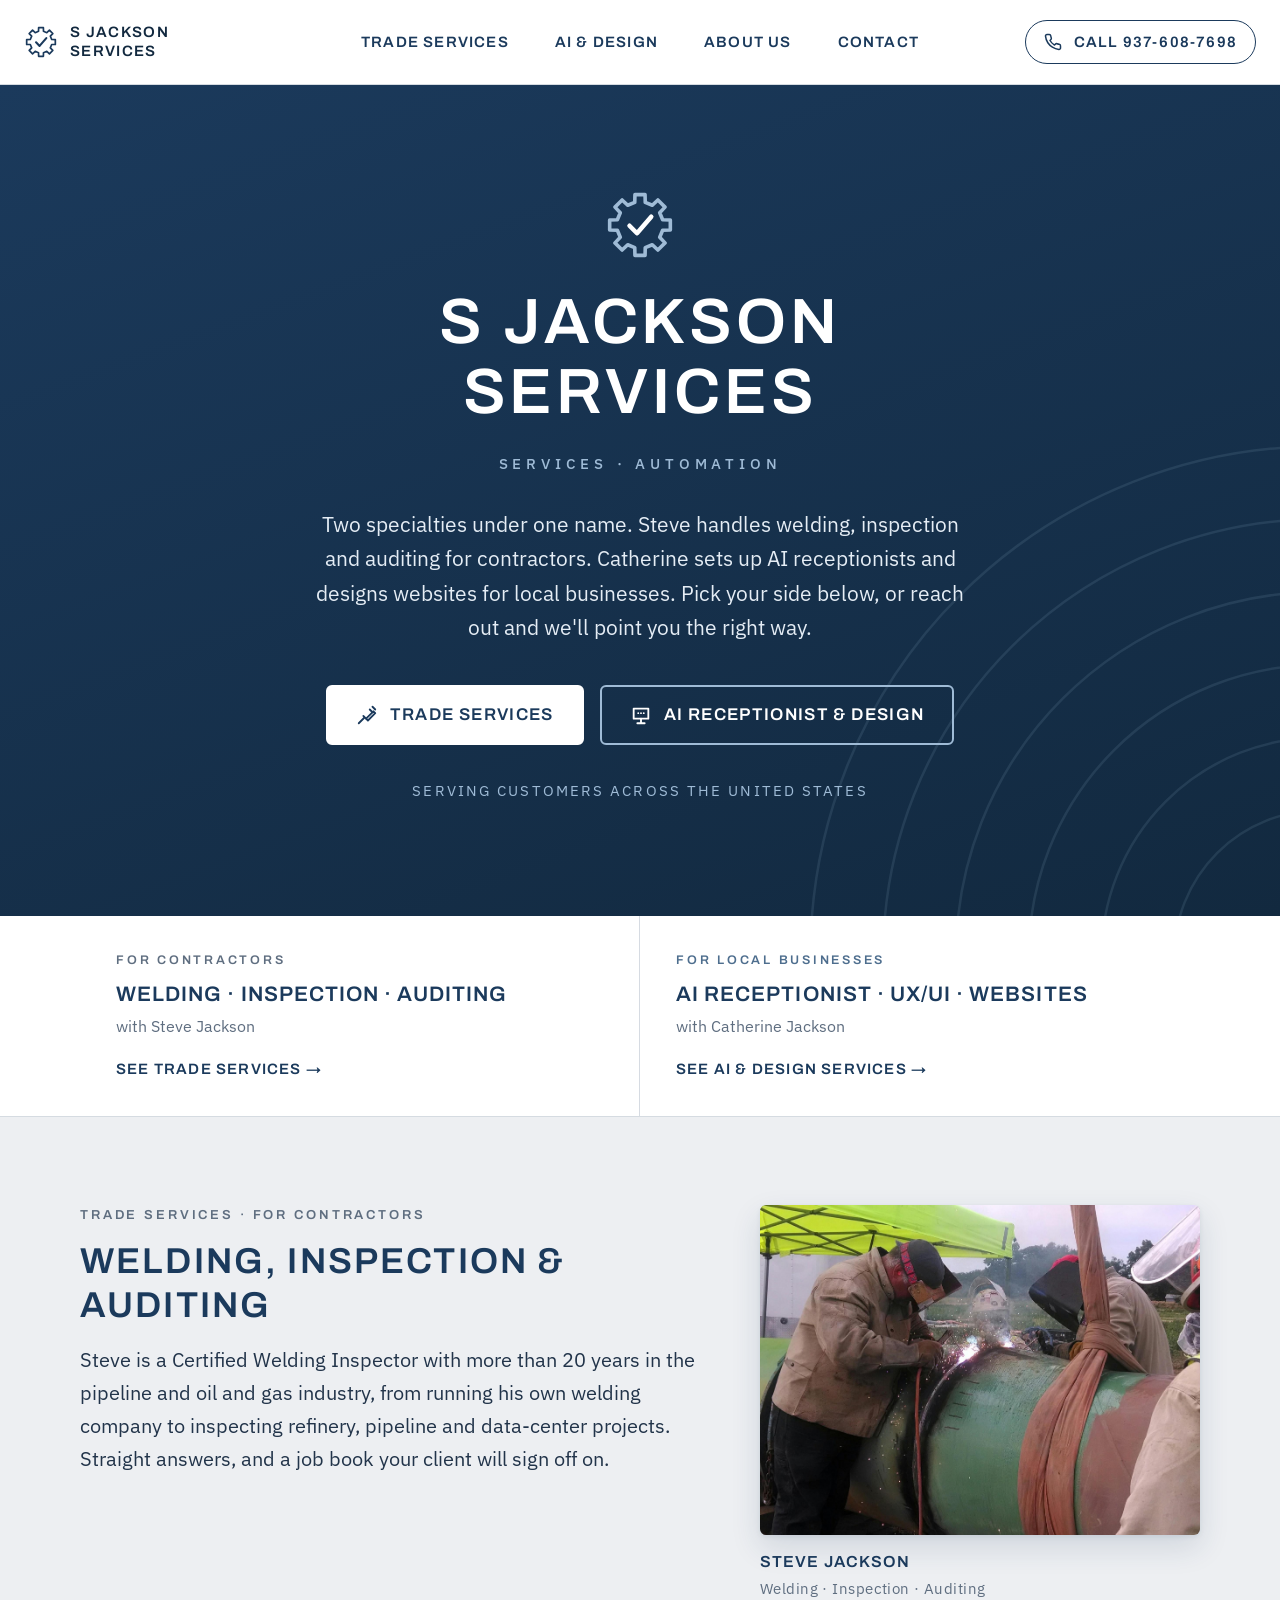
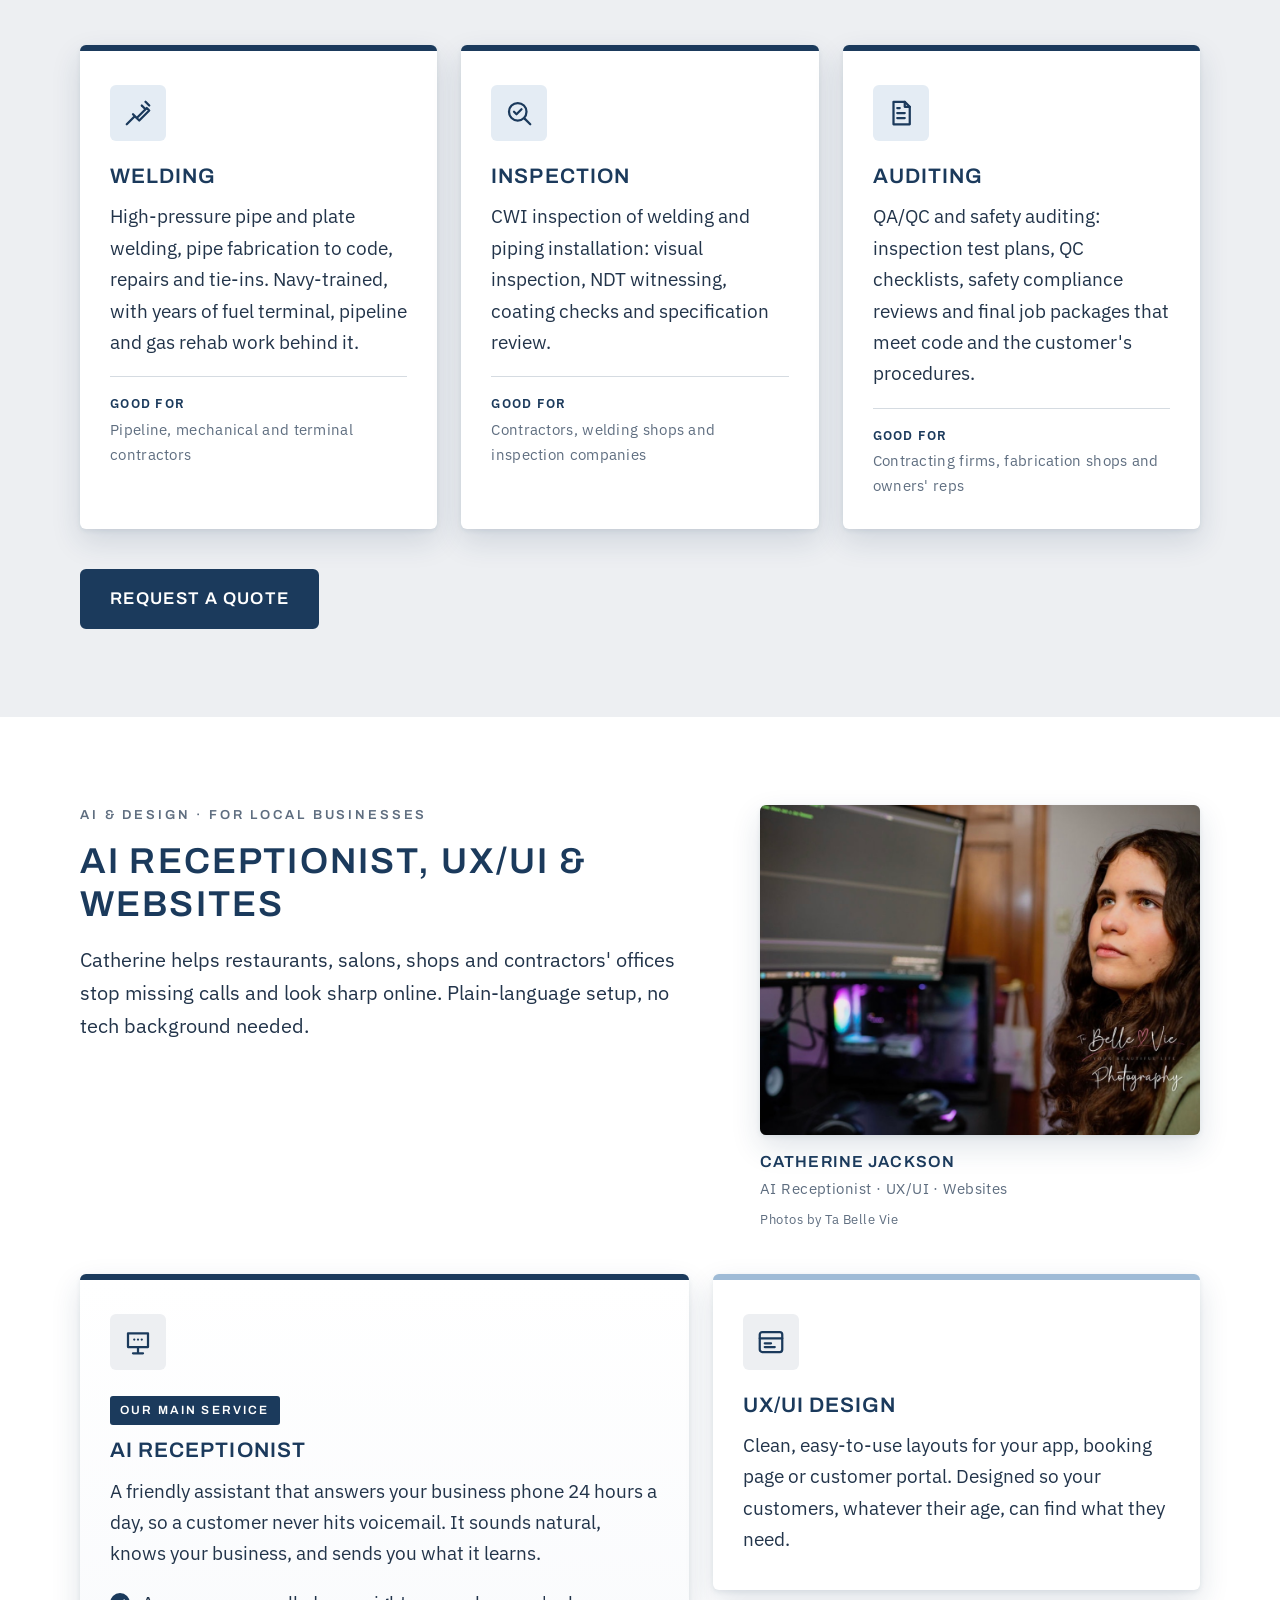
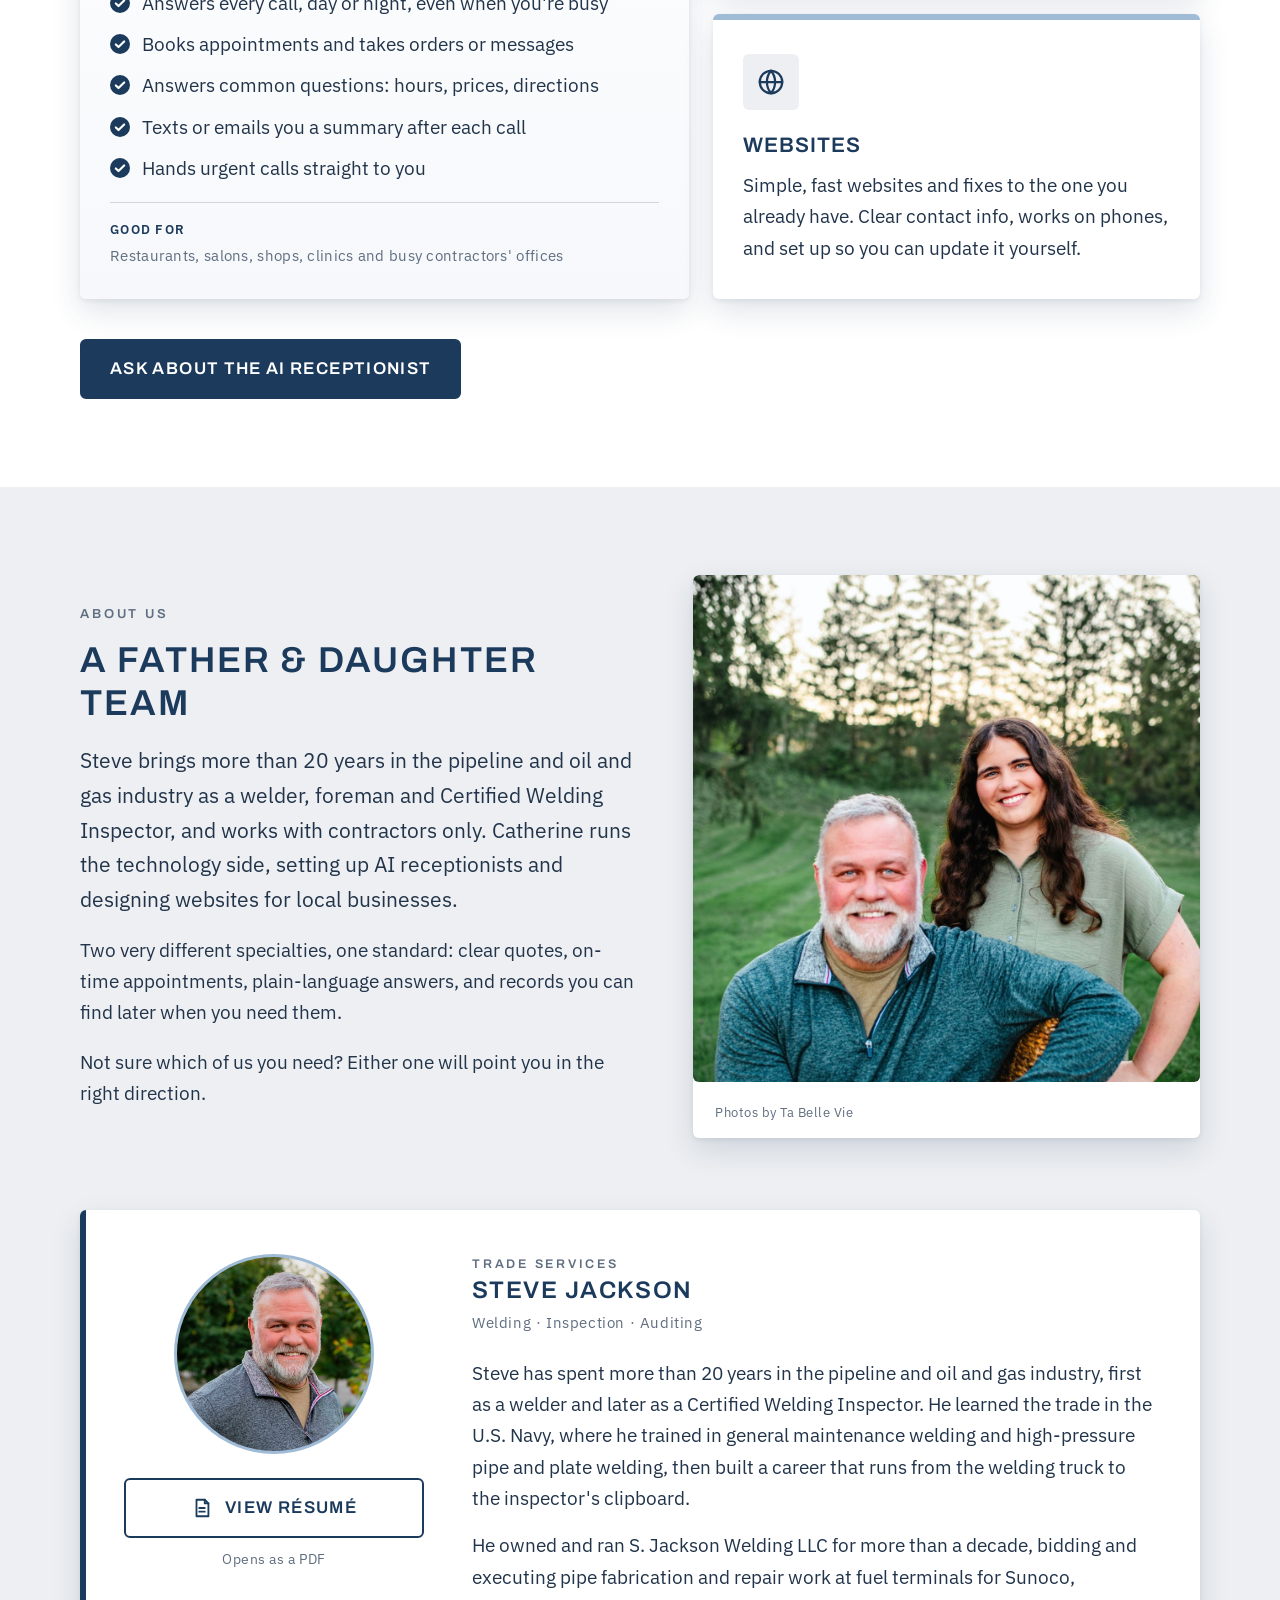
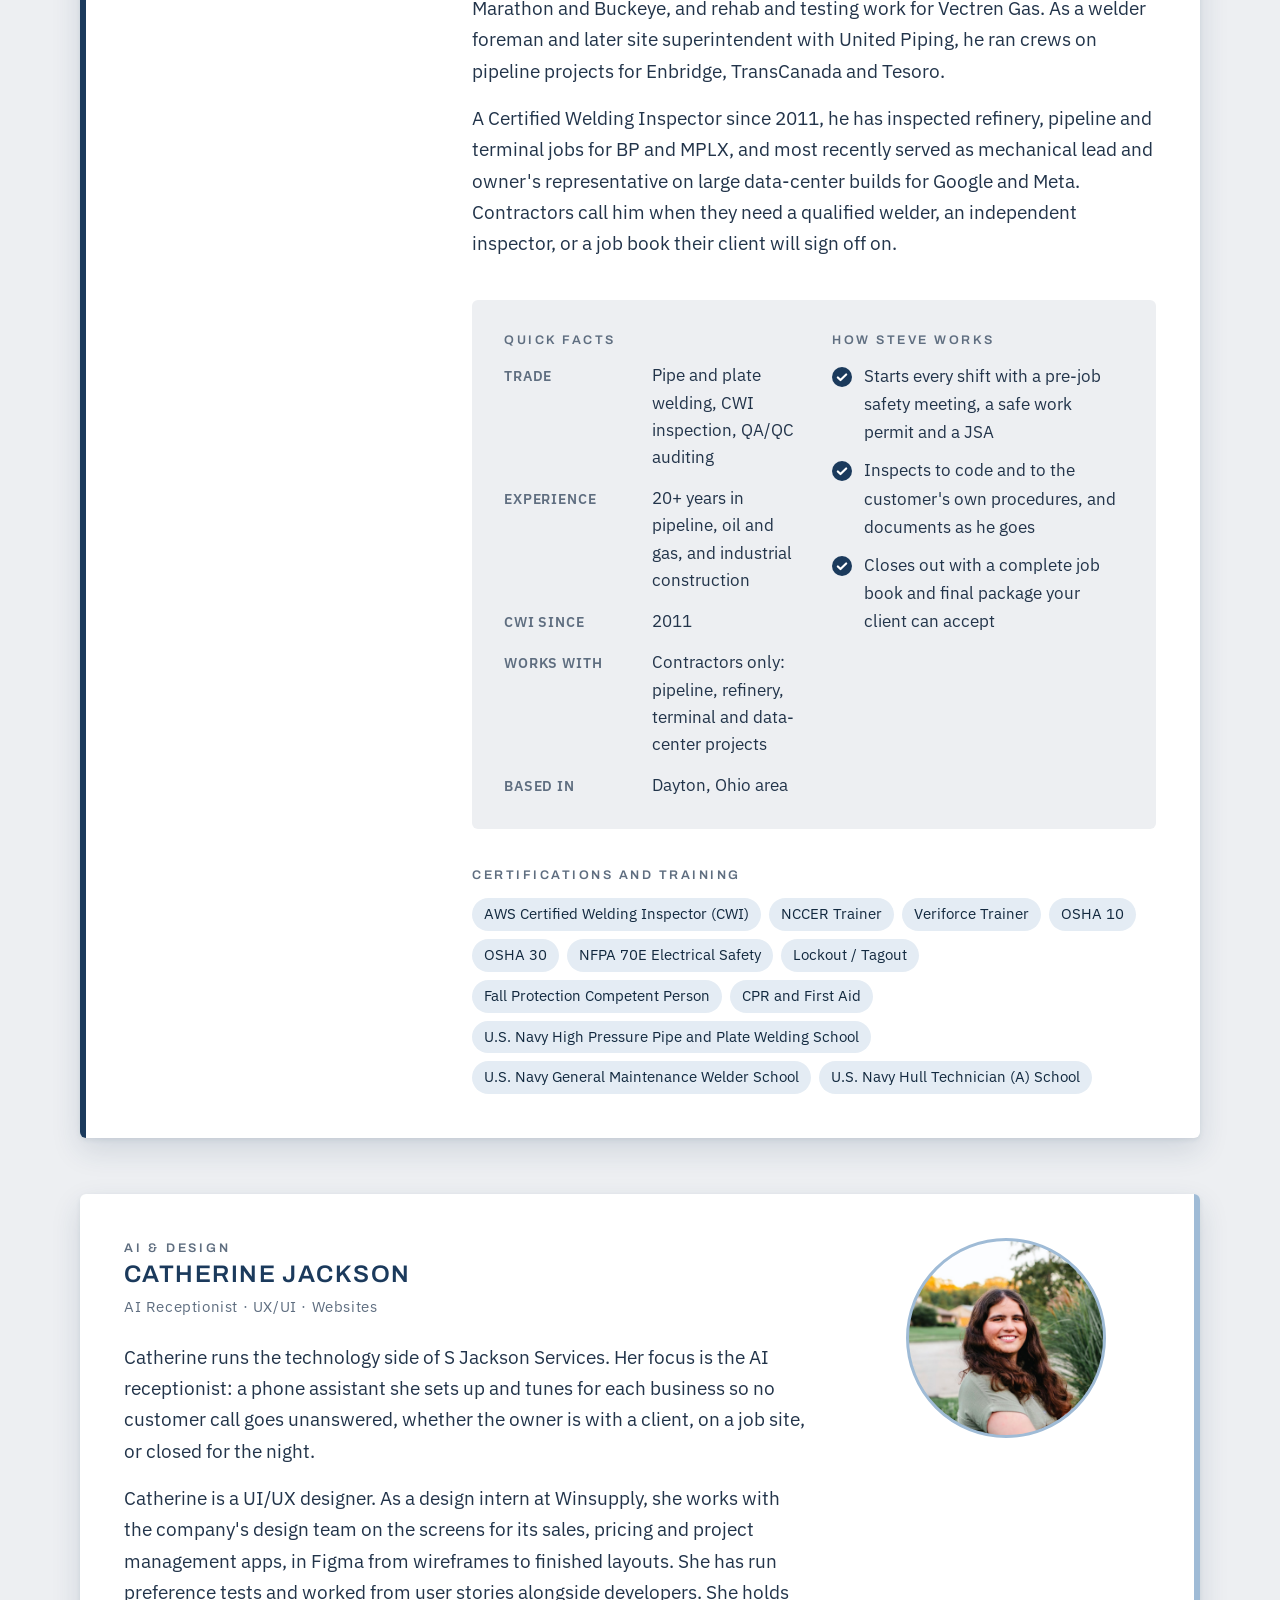
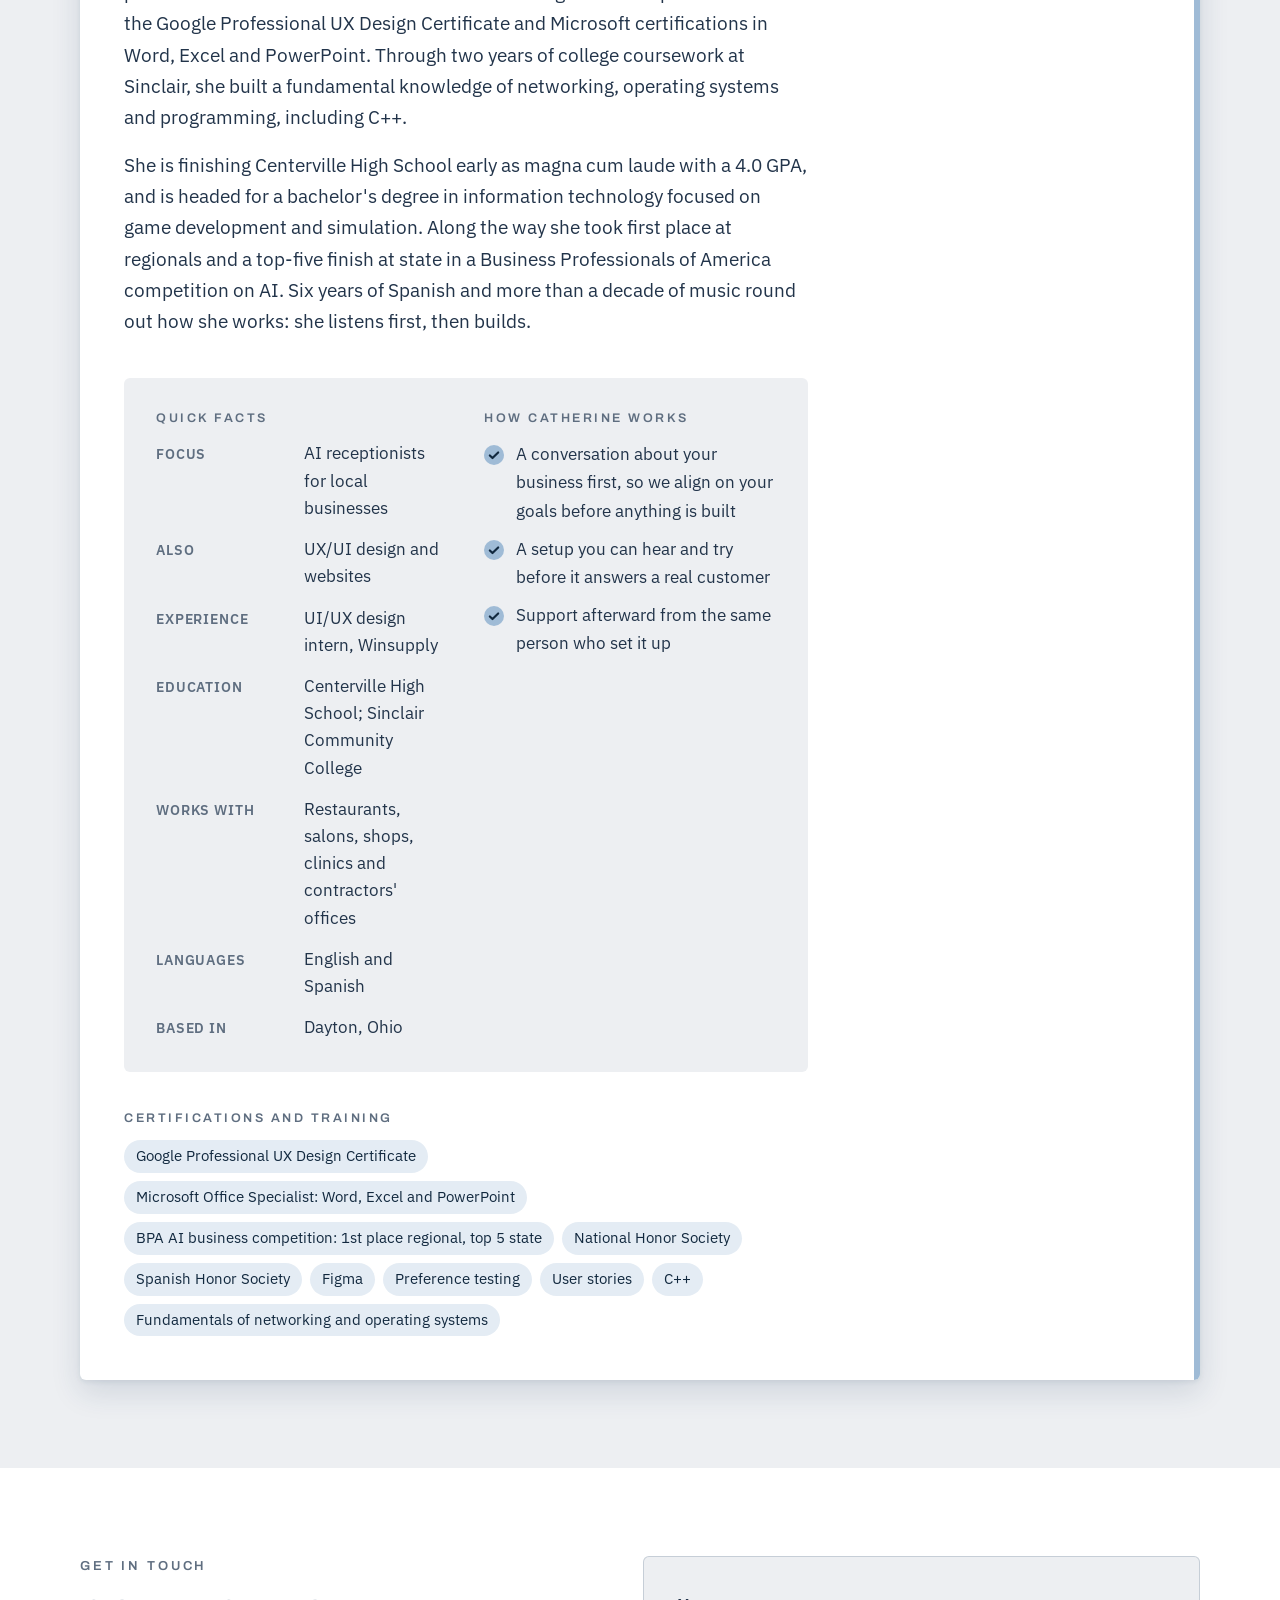
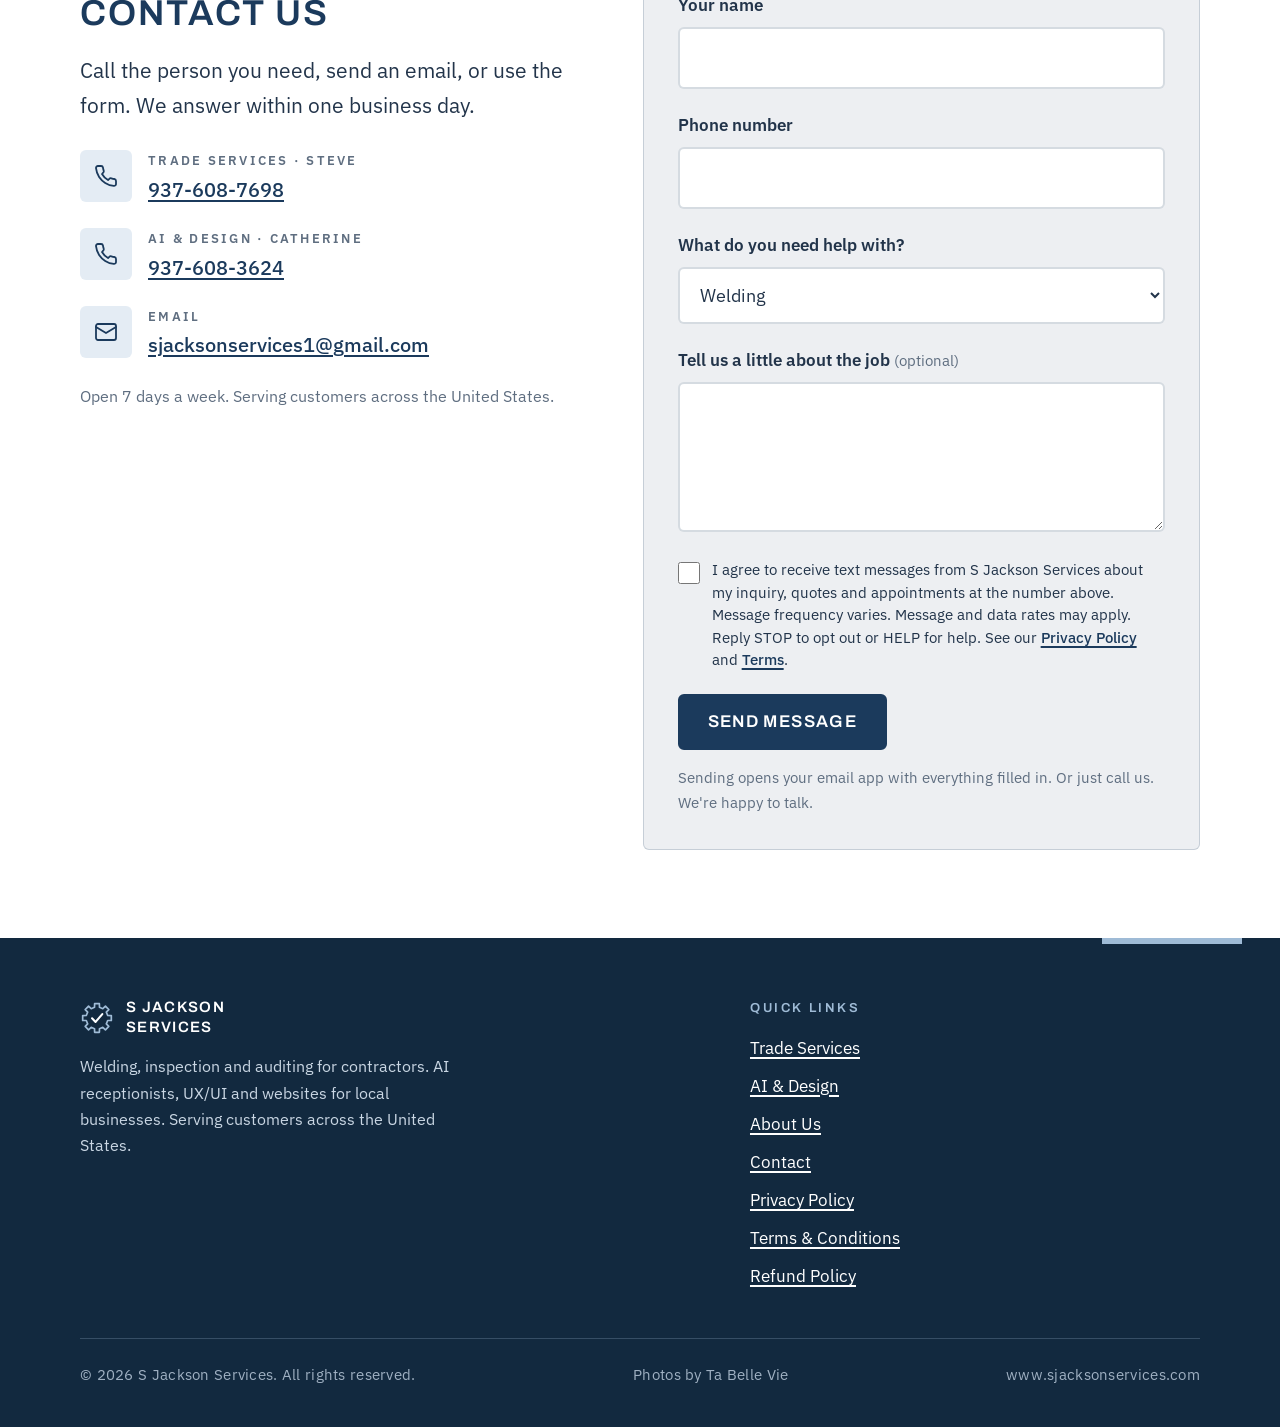
<file: index.html>
<!DOCTYPE html>
<html lang="en">
<head>
<meta charset="UTF-8">
<meta name="viewport" content="width=device-width, initial-scale=1.0">
<title>S Jackson Services — Welding &amp; Inspection for Contractors · AI Receptionists for Local Businesses</title>
<meta name="description" content="S Jackson Services: Steve Jackson, a Certified Welding Inspector with 20-plus years in pipeline and oil and gas work, provides welding, inspection and QA/QC auditing for contractors. Catherine Jackson sets up AI receptionists, UX/UI design and websites for local businesses.">
<meta name="theme-color" content="#1B3A5C">
<link rel="canonical" href="https://www.sjacksonservices.com/">
<link rel="icon" type="image/svg+xml" href="assets/favicon.svg">
<link rel="preconnect" href="https://fonts.googleapis.com">
<link rel="preconnect" href="https://fonts.gstatic.com" crossorigin>
<link href="https://fonts.googleapis.com/css2?family=Archivo:wght@500;600;700&family=IBM+Plex+Sans:wght@400;500;600&display=swap" rel="stylesheet">
<link rel="stylesheet" href="styles.css">
<script type="application/ld+json">
{
  "@context": "https://schema.org",
  "@type": "ProfessionalService",
  "name": "S Jackson Services",
  "url": "https://www.sjacksonservices.com/",
  "logo": "https://www.sjacksonservices.com/assets/favicon.svg",
  "email": "sjacksonservices1@gmail.com",
  "telephone": "+19376087698",
  "description": "Welding, CWI inspection and QA/QC auditing for contractors, and AI receptionists, UX/UI design and websites for local businesses.",
  "address": {
    "@type": "PostalAddress",
    "addressLocality": "Dayton",
    "addressRegion": "OH",
    "addressCountry": "US"
  },
  "areaServed": "United States",
  "openingHours": "Mo-Su",
  "founder": [
    { "@type": "Person", "name": "Steve Jackson", "jobTitle": "Certified Welding Inspector", "telephone": "+19376087698" },
    { "@type": "Person", "name": "Catherine Jackson", "jobTitle": "UI/UX Designer, AI Receptionist Setup", "telephone": "+19376083624" }
  ],
  "sameAs": []
}
</script>
</head>
<body>

<a class="skip-link" href="#main">Skip to main content</a>

<!-- ============================ HEADER ============================ -->
<header class="site-header">
  <div class="container header-inner">
    <a class="brand" href="#top" aria-label="S Jackson Services home">
      <svg class="" viewBox="0 0 48 48" fill="none" aria-hidden="true">
        <path d="M 20.5 8.9 L 20.63 3.78 L 27.37 3.78 L 27.5 8.9 L 32.2 10.85 L 35.92 7.32 L 40.68 12.08 L 37.15 15.8 L 39.1 20.5 L 44.22 20.63 L 44.22 27.37 L 39.1 27.5 L 37.15 32.2 L 40.68 35.92 L 35.92 40.68 L 32.2 37.15 L 27.5 39.1 L 27.37 44.22 L 20.63 44.22 L 20.5 39.1 L 15.8 37.15 L 12.08 40.68 L 7.32 35.92 L 10.85 32.2 L 8.9 27.5 L 3.78 27.37 L 3.78 20.63 L 8.9 20.5 L 10.85 15.8 L 7.32 12.08 L 12.08 7.32 L 15.8 10.85 Z" stroke="#1B3A5C" stroke-width="2.4" stroke-linejoin="round"/>
        <path d="M17 24.5 L22 29.5 L31.5 18.5" stroke="#1B3A5C" stroke-width="3" stroke-linecap="round" stroke-linejoin="round"/>
      </svg>
      <span class="brand-name">S Jackson<br>Services</span>
    </a>

    <nav class="nav" id="siteNav" aria-label="Main">
      <a href="#trade">Trade Services</a>
      <a href="#automation">AI &amp; Design</a>
      <a href="#about">About Us</a>
      <a href="#contact">Contact</a>
      <a class="btn btn-primary header-call nav-call" href="tel:9376087698" data-fill-tel="mainPhone">
        <svg viewBox="0 0 24 24" fill="none" stroke="currentColor" stroke-width="2" stroke-linecap="round" stroke-linejoin="round" aria-hidden="true"><path d="M22 16.9v3a2 2 0 0 1-2.2 2 19.8 19.8 0 0 1-8.6-3A19.5 19.5 0 0 1 5.1 13 19.8 19.8 0 0 1 2 4.2 2 2 0 0 1 4 2h3a2 2 0 0 1 2 1.7c.1 1 .4 2 .7 2.9a2 2 0 0 1-.5 2.1L8 10a16 16 0 0 0 6 6l1.3-1.2a2 2 0 0 1 2.1-.5c.9.3 1.9.6 2.9.7a2 2 0 0 1 1.7 2z"/></svg>
        <span>Call <span data-fill="mainPhone">937-608-7698</span></span>
      </a>
    </nav>

    <div class="header-right">
      <a class="btn btn-primary header-call desk-call" href="tel:9376087698" data-fill-tel="mainPhone">
        <svg viewBox="0 0 24 24" fill="none" stroke="currentColor" stroke-width="2" stroke-linecap="round" stroke-linejoin="round" aria-hidden="true"><path d="M22 16.9v3a2 2 0 0 1-2.2 2 19.8 19.8 0 0 1-8.6-3A19.5 19.5 0 0 1 5.1 13 19.8 19.8 0 0 1 2 4.2 2 2 0 0 1 4 2h3a2 2 0 0 1 2 1.7c.1 1 .4 2 .7 2.9a2 2 0 0 1-.5 2.1L8 10a16 16 0 0 0 6 6l1.3-1.2a2 2 0 0 1 2.1-.5c.9.3 1.9.6 2.9.7a2 2 0 0 1 1.7 2z"/></svg>
        <span>Call <span data-fill="mainPhone">937-608-7698</span></span>
      </a>
      <button class="nav-toggle" id="navToggle" aria-expanded="false" aria-controls="siteNav">
        <svg viewBox="0 0 24 24" fill="none" stroke="currentColor" stroke-width="2.2" stroke-linecap="round" aria-hidden="true"><path d="M4 7h16M4 12h16M4 17h16"/></svg>
        Menu
      </button>
    </div>
  </div>
</header>

<main id="main">

<!-- ============================ HERO ============================ -->
<section class="hero" id="top">
  <svg class="watermark" viewBox="0 0 250 250" fill="none" aria-hidden="true">
        <g stroke="rgba(159,187,214,0.14)" stroke-width="1.2">
          <circle cx="250" cy="250" r="70"/><circle cx="250" cy="250" r="105"/>
          <circle cx="250" cy="250" r="140"/><circle cx="250" cy="250" r="175"/>
          <circle cx="250" cy="250" r="210"/><circle cx="250" cy="250" r="245"/>
        </g>
      </svg>
  <div class="container hero-inner">
    <svg class="hero-logo" viewBox="0 0 48 48" fill="none" aria-hidden="true">
        <path d="M 20.5 8.9 L 20.63 3.78 L 27.37 3.78 L 27.5 8.9 L 32.2 10.85 L 35.92 7.32 L 40.68 12.08 L 37.15 15.8 L 39.1 20.5 L 44.22 20.63 L 44.22 27.37 L 39.1 27.5 L 37.15 32.2 L 40.68 35.92 L 35.92 40.68 L 32.2 37.15 L 27.5 39.1 L 27.37 44.22 L 20.63 44.22 L 20.5 39.1 L 15.8 37.15 L 12.08 40.68 L 7.32 35.92 L 10.85 32.2 L 8.9 27.5 L 3.78 27.37 L 3.78 20.63 L 8.9 20.5 L 10.85 15.8 L 7.32 12.08 L 12.08 7.32 L 15.8 10.85 Z" stroke="#9FBBD6" stroke-width="2.4" stroke-linejoin="round"/>
        <path d="M17 24.5 L22 29.5 L31.5 18.5" stroke="#FFFFFF" stroke-width="3" stroke-linecap="round" stroke-linejoin="round"/>
      </svg>
    <h1 class="wordmark">S Jackson<br>Services</h1>
    <div class="services-line" data-fill="tagline">Services · Automation</div>
    <p class="lead">
      Two specialties under one name. Steve handles welding, inspection and auditing for contractors.
      Catherine sets up AI receptionists and designs websites for local businesses.
      Pick your side below, or reach out and we'll point you the right way.
    </p>
    <div class="hero-actions">
      <a class="btn btn-light" href="#trade">
        <svg viewBox="0 0 24 24" fill="none" stroke="currentColor" stroke-width="2" stroke-linecap="round" stroke-linejoin="round" aria-hidden="true"><path d="M3 21l6-6"/><path d="M8 13l3 3"/><path d="M11 16l2 2 8-8-2-2-8 8z"/><path d="M15 6l3 3"/><path d="M18 3l3 3"/></svg>
        Trade Services
      </a>
      <a class="btn btn-ghost" href="#automation">
        <svg viewBox="0 0 24 24" fill="none" stroke="currentColor" stroke-width="2" stroke-linecap="round" stroke-linejoin="round" aria-hidden="true"><path d="M4 5h16v11H4z"/><path d="M8 21h8M12 16v5"/><path d="M9 10h.01M12 10h.01M15 10h.01"/></svg>
        AI Receptionist &amp; Design
      </a>
    </div>
    <div class="hero-area">Serving <span data-fill="serviceArea">customers across the United States</span></div>
  </div>
</section>

<!-- ============================ TWO PATHS ============================ -->
<div class="paths" aria-label="Choose a service area">
  <div class="container paths-inner">
    <a class="path path-trade" href="#trade">
      <div class="path-eyebrow">For Contractors</div>
      <div class="path-title">Welding · Inspection · Auditing</div>
      <div class="path-who">with Steve Jackson</div>
      <span class="path-go">See trade services →</span>
    </a>
    <a class="path path-auto" href="#automation">
      <div class="path-eyebrow">For Local Businesses</div>
      <div class="path-title">AI Receptionist · UX/UI · Websites</div>
      <div class="path-who">with Catherine Jackson</div>
      <span class="path-go">See AI &amp; design services →</span>
    </a>
  </div>
</div>

<!-- ============================ TRADE SERVICES (STEVE) ============================ -->
<section class="section side side-trade" id="trade">
  <div class="container">
    <div class="side-head">
      <div class="section-head">
        <div class="eyebrow">Trade Services · For Contractors</div>
        <h2>Welding, Inspection &amp; Auditing</h2>
        <p>Steve is a Certified Welding Inspector with more than 20 years in the pipeline and oil and gas industry, from running his own welding company to inspecting refinery, pipeline and data-center projects. Straight answers, and a job book your client will sign off on.</p>
      </div>
      <figure class="side-photo" data-work-photo="0">
        <div class="side-photo-frame missing"><div class="photo-placeholder"><svg class="ph-logo" viewBox="0 0 48 48" fill="none" aria-hidden="true"><path d="M 20.5 8.9 L 20.63 3.78 L 27.37 3.78 L 27.5 8.9 L 32.2 10.85 L 35.92 7.32 L 40.68 12.08 L 37.15 15.8 L 39.1 20.5 L 44.22 20.63 L 44.22 27.37 L 39.1 27.5 L 37.15 32.2 L 40.68 35.92 L 35.92 40.68 L 32.2 37.15 L 27.5 39.1 L 27.37 44.22 L 20.63 44.22 L 20.5 39.1 L 15.8 37.15 L 12.08 40.68 L 7.32 35.92 L 10.85 32.2 L 8.9 27.5 L 3.78 27.37 L 3.78 20.63 L 8.9 20.5 L 10.85 15.8 L 7.32 12.08 L 12.08 7.32 L 15.8 10.85 Z" stroke="#1B3A5C" stroke-width="2.4" stroke-linejoin="round"/><path d="M17 24.5 L22 29.5 L31.5 18.5" stroke="#1B3A5C" stroke-width="3" stroke-linecap="round" stroke-linejoin="round"/></svg><span>S Jackson Services</span></div></div>
        <figcaption><strong>Steve Jackson</strong><span>Welding · Inspection · Auditing</span></figcaption>
      </figure>
    </div>

    <div class="services-grid three">
      <article class="service">
        <div class="service-icon">
          <svg viewBox="0 0 24 24" aria-hidden="true"><path d="M3 21l6-6"/><path d="M8 13l3 3"/><path d="M11 16l2 2 8-8-2-2-8 8z"/><path d="M15 6l3 3"/><path d="M18 3l3 3"/></svg>
        </div>
        <h3>Welding</h3>
        <p>High-pressure pipe and plate welding, pipe fabrication to code, repairs and tie-ins. Navy-trained, with years of fuel terminal, pipeline and gas rehab work behind it.</p>
        <div class="for"><strong>Good for</strong>Pipeline, mechanical and terminal contractors</div>
      </article>

      <article class="service">
        <div class="service-icon">
          <svg viewBox="0 0 24 24" aria-hidden="true"><circle cx="11" cy="11" r="7"/><path d="M21 21l-4.5-4.5"/><path d="M8 11l2 2 4-4"/></svg>
        </div>
        <h3>Inspection</h3>
        <p>CWI inspection of welding and piping installation: visual inspection, NDT witnessing, coating checks and specification review.</p>
        <div class="for"><strong>Good for</strong>Contractors, welding shops and inspection companies</div>
      </article>

      <article class="service">
        <div class="service-icon">
          <svg viewBox="0 0 24 24" aria-hidden="true"><path d="M6 3h9l4 4v14H6z"/><path d="M15 3v4h4"/><path d="M9 12h6M9 16h6M9 8h2"/></svg>
        </div>
        <h3>Auditing</h3>
        <p>QA/QC and safety auditing: inspection test plans, QC checklists, safety compliance reviews and final job packages that meet code and the customer's procedures.</p>
        <div class="for"><strong>Good for</strong>Contracting firms, fabrication shops and owners' reps</div>
      </article>
    </div>

    <div class="side-cta">
      <a class="btn btn-primary" href="#contact">Request a Quote</a>
    </div>
  </div>
</section>

<!-- ============================ AI & DESIGN (CATHERINE) ============================ -->
<section class="section side side-auto" id="automation">
  <div class="container">
    <div class="side-head">
      <div class="section-head">
        <div class="eyebrow">AI &amp; Design · For Local Businesses</div>
        <h2>AI Receptionist, UX/UI &amp; Websites</h2>
        <p>Catherine helps restaurants, salons, shops and contractors' offices stop missing calls and look sharp online. Plain-language setup, no tech background needed.</p>
      </div>
      <figure class="side-photo" data-work-photo="1">
        <div class="side-photo-frame missing"><div class="photo-placeholder"><svg class="ph-logo" viewBox="0 0 48 48" fill="none" aria-hidden="true"><path d="M 20.5 8.9 L 20.63 3.78 L 27.37 3.78 L 27.5 8.9 L 32.2 10.85 L 35.92 7.32 L 40.68 12.08 L 37.15 15.8 L 39.1 20.5 L 44.22 20.63 L 44.22 27.37 L 39.1 27.5 L 37.15 32.2 L 40.68 35.92 L 35.92 40.68 L 32.2 37.15 L 27.5 39.1 L 27.37 44.22 L 20.63 44.22 L 20.5 39.1 L 15.8 37.15 L 12.08 40.68 L 7.32 35.92 L 10.85 32.2 L 8.9 27.5 L 3.78 27.37 L 3.78 20.63 L 8.9 20.5 L 10.85 15.8 L 7.32 12.08 L 12.08 7.32 L 15.8 10.85 Z" stroke="#1B3A5C" stroke-width="2.4" stroke-linejoin="round"/><path d="M17 24.5 L22 29.5 L31.5 18.5" stroke="#1B3A5C" stroke-width="3" stroke-linecap="round" stroke-linejoin="round"/></svg><span>S Jackson Services</span></div></div>
        <figcaption><strong>Catherine Jackson</strong><span>AI Receptionist · UX/UI · Websites</span></figcaption>
      </figure>
    </div>

    <div class="auto-grid">
      <article class="service featured">
        <div class="service-icon">
          <svg viewBox="0 0 24 24" aria-hidden="true"><path d="M4 5h16v11H4z"/><path d="M8 21h8M12 16v5"/><path d="M9 10h.01M12 10h.01M15 10h.01"/></svg>
        </div>
        <div class="featured-tag">Our main service</div>
        <h3>AI Receptionist</h3>
        <p>A friendly assistant that answers your business phone 24 hours a day, so a customer never hits voicemail. It sounds natural, knows your business, and sends you what it learns.</p>
        <ul class="checks">
          <li>Answers every call, day or night, even when you're busy</li>
          <li>Books appointments and takes orders or messages</li>
          <li>Answers common questions: hours, prices, directions</li>
          <li>Texts or emails you a summary after each call</li>
          <li>Hands urgent calls straight to you</li>
        </ul>
        <div class="for"><strong>Good for</strong>Restaurants, salons, shops, clinics and busy contractors' offices</div>
      </article>

      <div class="auto-side">
        <article class="service">
          <div class="service-icon">
            <svg viewBox="0 0 24 24" aria-hidden="true"><rect x="3" y="4" width="18" height="16" rx="2"/><path d="M3 9h18"/><path d="M7 13h5M7 16h8"/></svg>
          </div>
          <h3>UX/UI Design</h3>
          <p>Clean, easy-to-use layouts for your app, booking page or customer portal. Designed so your customers, whatever their age, can find what they need.</p>
        </article>
        <article class="service">
          <div class="service-icon">
            <svg viewBox="0 0 24 24" aria-hidden="true"><circle cx="12" cy="12" r="9"/><path d="M3 12h18"/><path d="M12 3a14 14 0 0 1 0 18M12 3a14 14 0 0 0 0 18"/></svg>
          </div>
          <h3>Websites</h3>
          <p>Simple, fast websites and fixes to the one you already have. Clear contact info, works on phones, and set up so you can update it yourself.</p>
        </article>
      </div>
    </div>

    <div class="side-cta">
      <a class="btn btn-primary" href="#contact">Ask About the AI Receptionist</a>
    </div>
  </div>
</section>

<!-- ============================ ABOUT ============================ -->
<section class="section" id="about">
  <div class="container about-grid">
    <div class="about-copy">
      <div class="eyebrow">About Us</div>
      <h2>A Father &amp; Daughter Team</h2>
      <p class="lead" style="margin-top:18px;">Steve brings more than 20 years in the pipeline and oil and gas industry as a welder, foreman and Certified Welding Inspector, and works with contractors only. Catherine runs the technology side, setting up AI receptionists and designing websites for local businesses.</p>
      <p>Two very different specialties, one standard: clear quotes, on-time appointments, plain-language answers, and records you can find later when you need them.</p>
      <p>Not sure which of us you need? Either one will point you in the right direction.</p>
    </div>

    <!-- Photo of the two of you -->
    <div class="card-back">
      <figure class="team-photo" id="teamPhoto">
        <div class="team-photo-frame missing"><div class="photo-placeholder"><svg class="ph-logo" viewBox="0 0 48 48" fill="none" aria-hidden="true"><path d="M 20.5 8.9 L 20.63 3.78 L 27.37 3.78 L 27.5 8.9 L 32.2 10.85 L 35.92 7.32 L 40.68 12.08 L 37.15 15.8 L 39.1 20.5 L 44.22 20.63 L 44.22 27.37 L 39.1 27.5 L 37.15 32.2 L 40.68 35.92 L 35.92 40.68 L 32.2 37.15 L 27.5 39.1 L 27.37 44.22 L 20.63 44.22 L 20.5 39.1 L 15.8 37.15 L 12.08 40.68 L 7.32 35.92 L 10.85 32.2 L 8.9 27.5 L 3.78 27.37 L 3.78 20.63 L 8.9 20.5 L 10.85 15.8 L 7.32 12.08 L 12.08 7.32 L 15.8 10.85 Z" stroke="#1B3A5C" stroke-width="2.4" stroke-linejoin="round"/><path d="M17 24.5 L22 29.5 L31.5 18.5" stroke="#1B3A5C" stroke-width="3" stroke-linecap="round" stroke-linejoin="round"/></svg><span>S Jackson Services</span></div></div>
      </figure>
    </div>
  </div>

  <!-- Personal profiles, filled from site-config.js -->
  <div class="container profiles" id="profiles">
    <noscript><p class="lead">Profiles for Steve and Catherine are loaded from the site settings. Please enable JavaScript to read them, or call us and we'll happily tell you ourselves.</p></noscript>
  </div>
</section>

<!-- ============================ CONTACT ============================ -->
<section class="section contact" id="contact">
  <div class="container contact-grid">
    <div>
      <div class="eyebrow">Get In Touch</div>
      <h2>Contact Us</h2>
      <p class="lead" style="margin-top:18px;">Call the person you need, send an email, or use the form. We answer within one business day.</p>

      <ul class="contact-list">
        <li>
          <div class="ci"><svg viewBox="0 0 24 24" aria-hidden="true"><path d="M22 16.9v3a2 2 0 0 1-2.2 2 19.8 19.8 0 0 1-8.6-3A19.5 19.5 0 0 1 5.1 13 19.8 19.8 0 0 1 2 4.2 2 2 0 0 1 4 2h3a2 2 0 0 1 2 1.7c.1 1 .4 2 .7 2.9a2 2 0 0 1-.5 2.1L8 10a16 16 0 0 0 6 6l1.3-1.2a2 2 0 0 1 2.1-.5c.9.3 1.9.6 2.9.7a2 2 0 0 1 1.7 2z"/></svg></div>
          <div>
            <div class="label">Trade Services · Steve</div>
            <div class="value"><a href="tel:9376087698" data-person-tel="0"><span data-person-phone="0">937-608-7698</span></a></div>
          </div>
        </li>
        <li>
          <div class="ci"><svg viewBox="0 0 24 24" aria-hidden="true"><path d="M22 16.9v3a2 2 0 0 1-2.2 2 19.8 19.8 0 0 1-8.6-3A19.5 19.5 0 0 1 5.1 13 19.8 19.8 0 0 1 2 4.2 2 2 0 0 1 4 2h3a2 2 0 0 1 2 1.7c.1 1 .4 2 .7 2.9a2 2 0 0 1-.5 2.1L8 10a16 16 0 0 0 6 6l1.3-1.2a2 2 0 0 1 2.1-.5c.9.3 1.9.6 2.9.7a2 2 0 0 1 1.7 2z"/></svg></div>
          <div>
            <div class="label">AI &amp; Design · Catherine</div>
            <div class="value"><a href="tel:9376083624" data-person-tel="1"><span data-person-phone="1">937-608-3624</span></a></div>
          </div>
        </li>
        <li>
          <div class="ci"><svg viewBox="0 0 24 24" aria-hidden="true"><rect x="2" y="4" width="20" height="16" rx="2"/><path d="m22 7-10 6L2 7"/></svg></div>
          <div>
            <div class="label">Email</div>
            <div class="value"><a href="mailto:sjacksonservices1@gmail.com" data-fill-mailto="email"><span data-fill="email">sjacksonservices1@gmail.com</span></a></div>
          </div>
        </li>
      </ul>
      <p class="contact-note"><span data-fill="hours">Open 7 days a week</span>. Serving <span data-fill="serviceArea">customers across the United States</span>.</p>
    </div>

    <form id="contactForm" novalidate>
      <div class="field">
        <label for="name">Your name</label>
        <input id="name" name="name" type="text" autocomplete="name" required>
      </div>
      <div class="field">
        <label for="phone">Phone number</label>
        <input id="phone" name="phone" type="tel" autocomplete="tel" inputmode="tel" required>
      </div>
      <div class="field">
        <label for="service">What do you need help with?</label>
        <select id="service" name="service">
          <optgroup label="Trade services (Steve)">
            <option>Welding</option>
            <option>Inspection</option>
            <option>Auditing</option>
          </optgroup>
          <optgroup label="AI &amp; design (Catherine)">
            <option>AI Receptionist</option>
            <option>UX/UI Design</option>
            <option>Website</option>
          </optgroup>
          <option>Not sure yet</option>
        </select>
      </div>
      <div class="field">
        <label for="message">Tell us a little about the job <span class="opt">(optional)</span></label>
        <textarea id="message" name="message"></textarea>
      </div>
      <div class="field consent">
        <label class="check" for="smsConsent">
          <input id="smsConsent" name="smsConsent" type="checkbox" value="yes">
          <span>I agree to receive text messages from S Jackson Services about my inquiry, quotes and appointments at the number above. Message frequency varies. Message and data rates may apply. Reply STOP to opt out or HELP for help. See our <a href="privacy.html">Privacy Policy</a> and <a href="terms.html">Terms</a>.</span>
        </label>
      </div>
      <div class="form-actions">
        <button class="btn btn-primary" type="submit">Send Message</button>
      </div>
      <p class="form-note" id="formNote">Sending opens your email app with everything filled in. Or just call us. We're happy to talk.</p>
    </form>
  </div>
</section>

</main>

<!-- ============================ FOOTER ============================ -->
<footer class="site-footer">
  <div class="footer-accent" aria-hidden="true"></div>
  <div class="container">
    <div class="footer-grid">
      <div>
        <a class="brand" href="#top" aria-label="S Jackson Services home">
          <svg class="" viewBox="0 0 48 48" fill="none" aria-hidden="true">
        <path d="M 20.5 8.9 L 20.63 3.78 L 27.37 3.78 L 27.5 8.9 L 32.2 10.85 L 35.92 7.32 L 40.68 12.08 L 37.15 15.8 L 39.1 20.5 L 44.22 20.63 L 44.22 27.37 L 39.1 27.5 L 37.15 32.2 L 40.68 35.92 L 35.92 40.68 L 32.2 37.15 L 27.5 39.1 L 27.37 44.22 L 20.63 44.22 L 20.5 39.1 L 15.8 37.15 L 12.08 40.68 L 7.32 35.92 L 10.85 32.2 L 8.9 27.5 L 3.78 27.37 L 3.78 20.63 L 8.9 20.5 L 10.85 15.8 L 7.32 12.08 L 12.08 7.32 L 15.8 10.85 Z" stroke="#9FBBD6" stroke-width="2.4" stroke-linejoin="round"/>
        <path d="M17 24.5 L22 29.5 L31.5 18.5" stroke="#FFFFFF" stroke-width="3" stroke-linecap="round" stroke-linejoin="round"/>
      </svg>
          <span class="brand-name">S Jackson<br>Services</span>
        </a>
        <p>Welding, inspection and auditing for contractors. AI receptionists, UX/UI and websites for local businesses. Serving <span data-fill="serviceArea">customers across the United States</span>.</p>
      </div>
      <div>
        <div class="footer-h">Quick Links</div>
        <ul>
          <li><a href="#trade">Trade Services</a></li>
          <li><a href="#automation">AI &amp; Design</a></li>
          <li><a href="#about">About Us</a></li>
          <li><a href="#contact">Contact</a></li>
          <li><a href="privacy.html">Privacy Policy</a></li>
          <li><a href="terms.html">Terms &amp; Conditions</a></li>
          <li><a href="terms.html#refunds">Refund Policy</a></li>
        </ul>
      </div>
    </div>
    <div class="footer-bottom">
      <span>&copy; <span id="year">2026</span> S Jackson Services. All rights reserved.</span>
      <span class="photo-credit" data-fill="photoCredit">Photos by Ta Belle Vie</span>
      <span data-fill="website">www.sjacksonservices.com</span>
    </div>
  </div>
</footer>

<script src="site-config.js"></script>
<script src="site.js"></script>
</body>
</html>
</file>
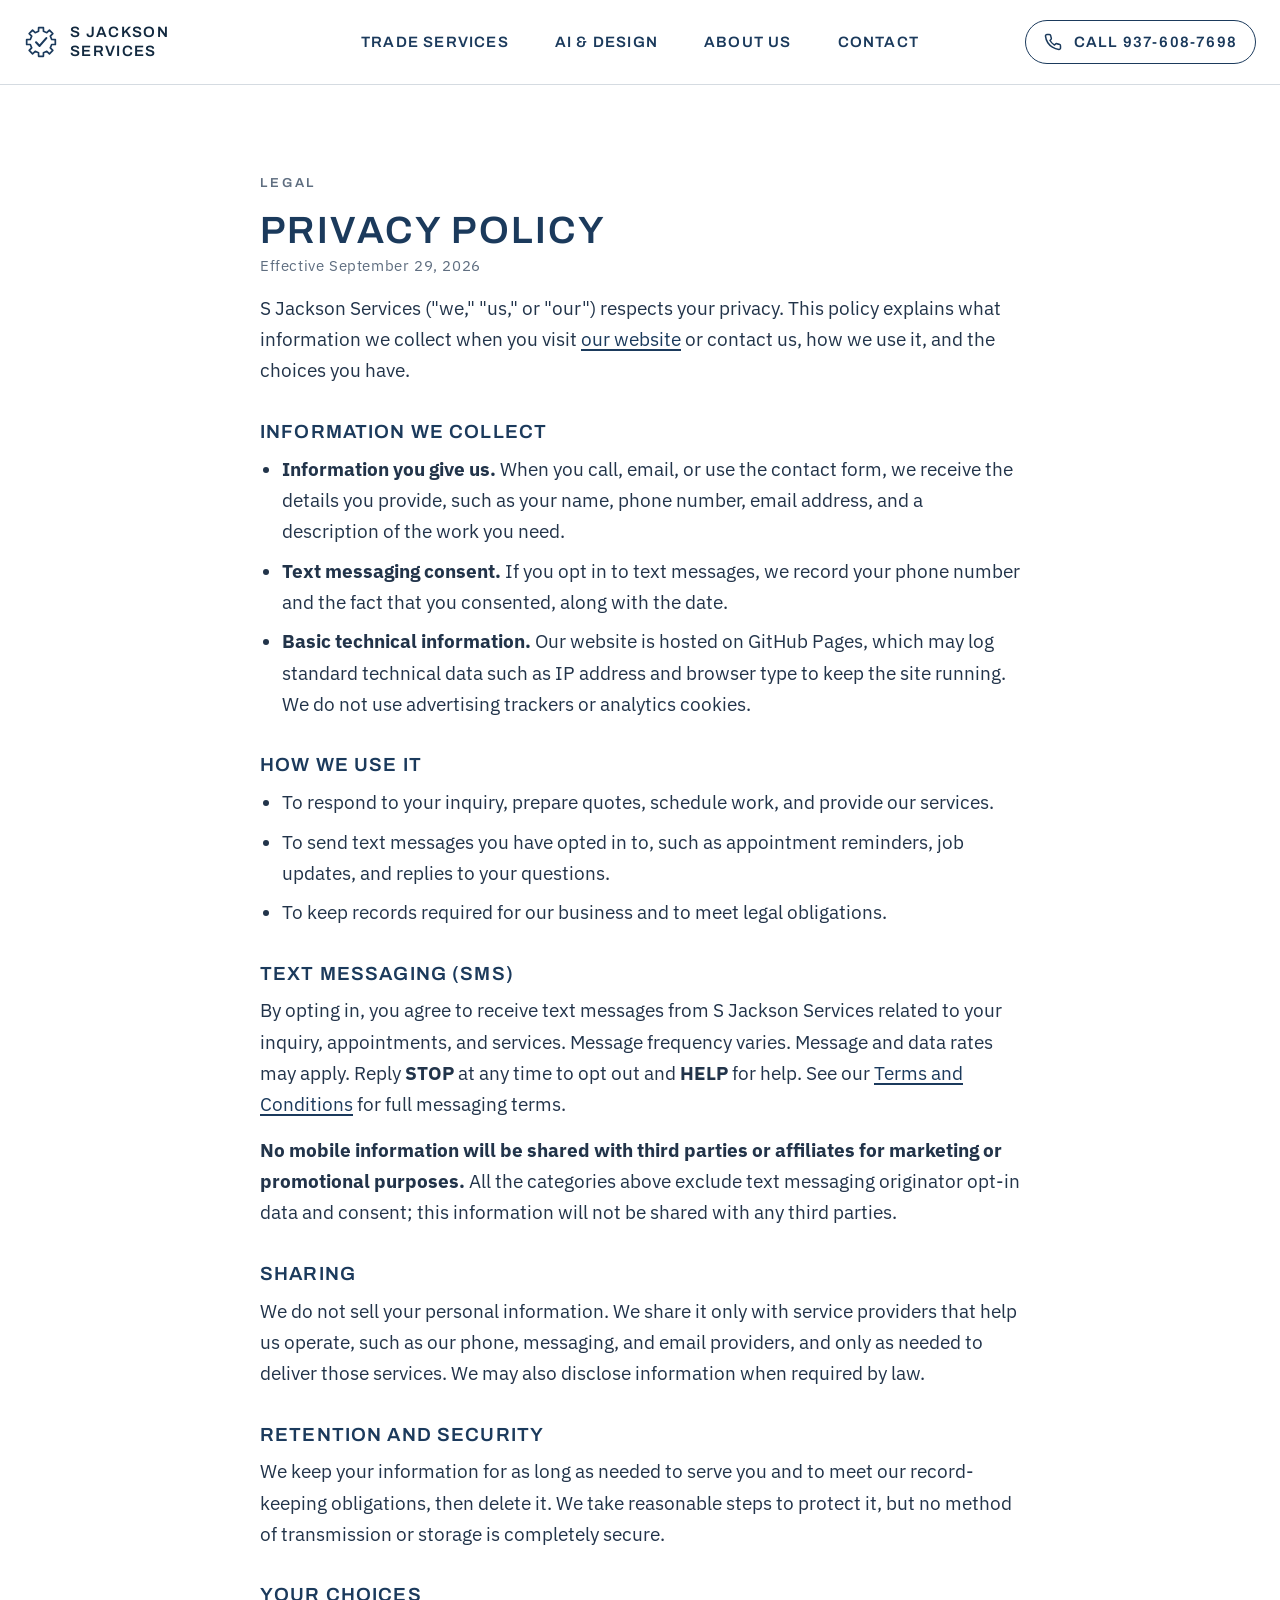
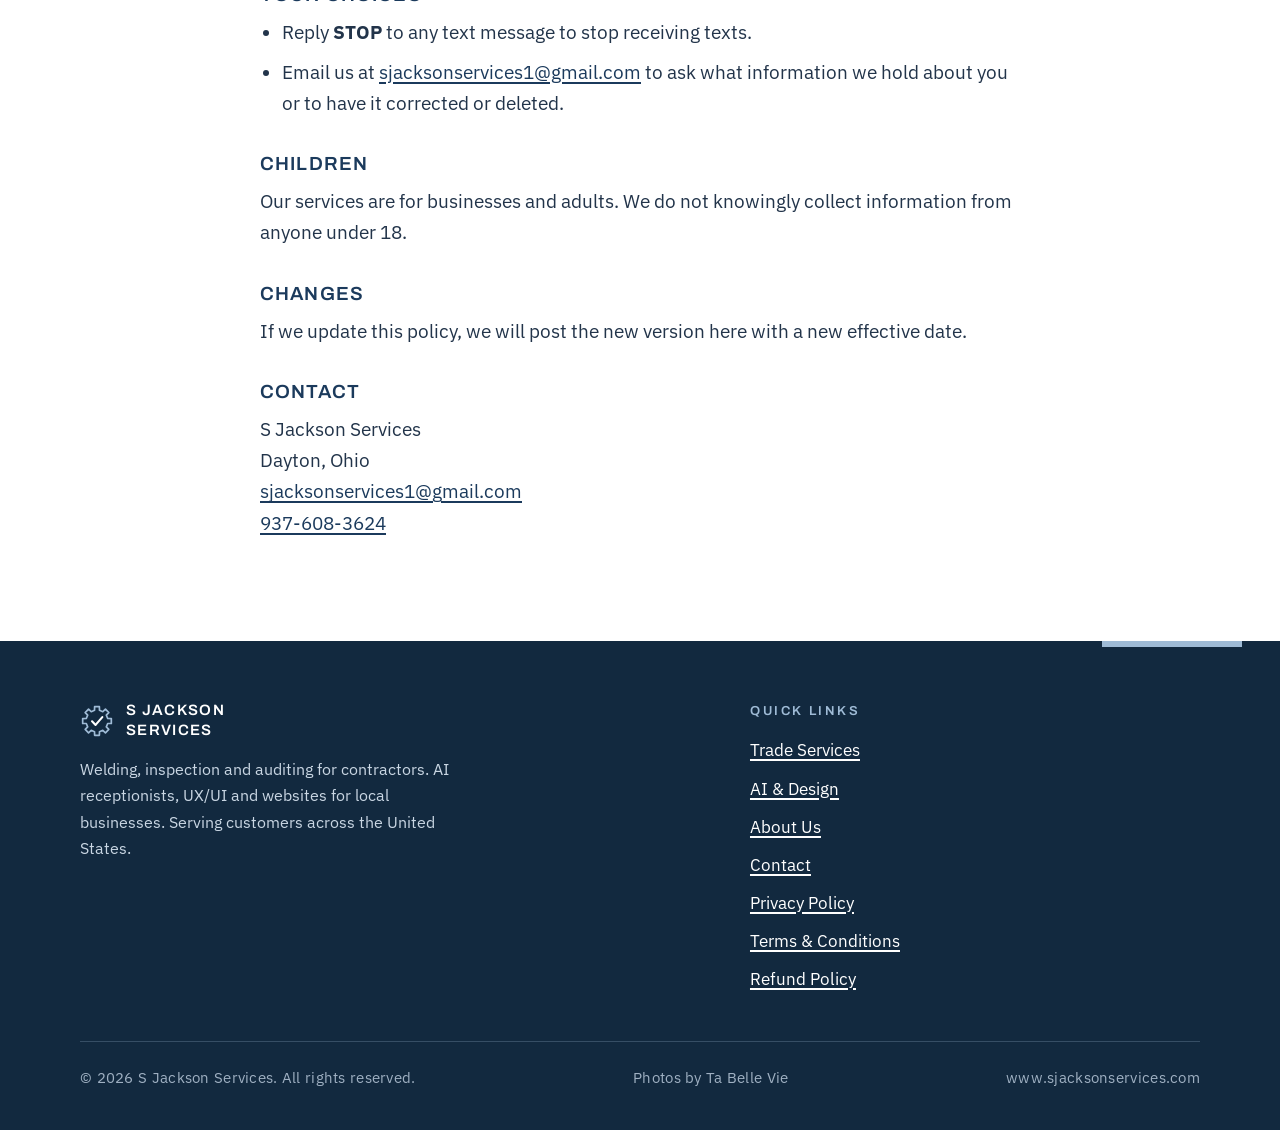
<file: privacy.html>
<!DOCTYPE html>
<html lang="en">
<head>
<meta charset="UTF-8">
<meta name="viewport" content="width=device-width, initial-scale=1.0">
<title>Privacy Policy — S Jackson Services</title>
<meta name="description" content="Privacy Policy for S Jackson Services, including how we handle phone numbers and text messaging consent.">
<meta name="theme-color" content="#1B3A5C">
<link rel="canonical" href="https://www.sjacksonservices.com/privacy.html">
<link rel="icon" type="image/svg+xml" href="assets/favicon.svg">
<link rel="preconnect" href="https://fonts.googleapis.com">
<link rel="preconnect" href="https://fonts.gstatic.com" crossorigin>
<link href="https://fonts.googleapis.com/css2?family=Archivo:wght@500;600;700&family=IBM+Plex+Sans:wght@400;500;600&display=swap" rel="stylesheet">
<link rel="stylesheet" href="styles.css">
</head>
<body>

<a class="skip-link" href="#main">Skip to main content</a>

<header class="site-header">
  <div class="container header-inner">
    <a class="brand" href="index.html#top" aria-label="S Jackson Services home">
      <svg class="" viewBox="0 0 48 48" fill="none" aria-hidden="true">
        <path d="M 20.5 8.9 L 20.63 3.78 L 27.37 3.78 L 27.5 8.9 L 32.2 10.85 L 35.92 7.32 L 40.68 12.08 L 37.15 15.8 L 39.1 20.5 L 44.22 20.63 L 44.22 27.37 L 39.1 27.5 L 37.15 32.2 L 40.68 35.92 L 35.92 40.68 L 32.2 37.15 L 27.5 39.1 L 27.37 44.22 L 20.63 44.22 L 20.5 39.1 L 15.8 37.15 L 12.08 40.68 L 7.32 35.92 L 10.85 32.2 L 8.9 27.5 L 3.78 27.37 L 3.78 20.63 L 8.9 20.5 L 10.85 15.8 L 7.32 12.08 L 12.08 7.32 L 15.8 10.85 Z" stroke="#1B3A5C" stroke-width="2.4" stroke-linejoin="round"/>
        <path d="M17 24.5 L22 29.5 L31.5 18.5" stroke="#1B3A5C" stroke-width="3" stroke-linecap="round" stroke-linejoin="round"/>
      </svg>
      <span class="brand-name">S Jackson<br>Services</span>
    </a>

    <nav class="nav" id="siteNav" aria-label="Main">
      <a href="index.html#trade">Trade Services</a>
      <a href="index.html#automation">AI &amp; Design</a>
      <a href="index.html#about">About Us</a>
      <a href="index.html#contact">Contact</a>
      <a class="btn btn-primary header-call nav-call" href="tel:9376087698" data-fill-tel="mainPhone">
        <svg viewBox="0 0 24 24" fill="none" stroke="currentColor" stroke-width="2" stroke-linecap="round" stroke-linejoin="round" aria-hidden="true"><path d="M22 16.9v3a2 2 0 0 1-2.2 2 19.8 19.8 0 0 1-8.6-3A19.5 19.5 0 0 1 5.1 13 19.8 19.8 0 0 1 2 4.2 2 2 0 0 1 4 2h3a2 2 0 0 1 2 1.7c.1 1 .4 2 .7 2.9a2 2 0 0 1-.5 2.1L8 10a16 16 0 0 0 6 6l1.3-1.2a2 2 0 0 1 2.1-.5c.9.3 1.9.6 2.9.7a2 2 0 0 1 1.7 2z"/></svg>
        <span>Call <span data-fill="mainPhone">937-608-7698</span></span>
      </a>
    </nav>

    <div class="header-right">
      <a class="btn btn-primary header-call desk-call" href="tel:9376087698" data-fill-tel="mainPhone">
        <svg viewBox="0 0 24 24" fill="none" stroke="currentColor" stroke-width="2" stroke-linecap="round" stroke-linejoin="round" aria-hidden="true"><path d="M22 16.9v3a2 2 0 0 1-2.2 2 19.8 19.8 0 0 1-8.6-3A19.5 19.5 0 0 1 5.1 13 19.8 19.8 0 0 1 2 4.2 2 2 0 0 1 4 2h3a2 2 0 0 1 2 1.7c.1 1 .4 2 .7 2.9a2 2 0 0 1-.5 2.1L8 10a16 16 0 0 0 6 6l1.3-1.2a2 2 0 0 1 2.1-.5c.9.3 1.9.6 2.9.7a2 2 0 0 1 1.7 2z"/></svg>
        <span>Call <span data-fill="mainPhone">937-608-7698</span></span>
      </a>
      <button class="nav-toggle" id="navToggle" aria-expanded="false" aria-controls="siteNav">
        <svg viewBox="0 0 24 24" fill="none" stroke="currentColor" stroke-width="2.2" stroke-linecap="round" aria-hidden="true"><path d="M4 7h16M4 12h16M4 17h16"/></svg>
        Menu
      </button>
    </div>
  </div>
</header>

<main id="main">
<section class="section legal">
  <div class="container legal-inner">
    <div class="eyebrow">Legal</div>
    <h1>Privacy Policy</h1>
    <p class="legal-date">Effective September 29, 2026</p>

    <p>S Jackson Services ("we," "us," or "our") respects your privacy. This policy explains what information we collect when you visit <a href="index.html">our website</a> or contact us, how we use it, and the choices you have.</p>

    <h2>Information we collect</h2>
    <ul>
      <li><strong>Information you give us.</strong> When you call, email, or use the contact form, we receive the details you provide, such as your name, phone number, email address, and a description of the work you need.</li>
      <li><strong>Text messaging consent.</strong> If you opt in to text messages, we record your phone number and the fact that you consented, along with the date.</li>
      <li><strong>Basic technical information.</strong> Our website is hosted on GitHub Pages, which may log standard technical data such as IP address and browser type to keep the site running. We do not use advertising trackers or analytics cookies.</li>
    </ul>

    <h2>How we use it</h2>
    <ul>
      <li>To respond to your inquiry, prepare quotes, schedule work, and provide our services.</li>
      <li>To send text messages you have opted in to, such as appointment reminders, job updates, and replies to your questions.</li>
      <li>To keep records required for our business and to meet legal obligations.</li>
    </ul>

    <h2>Text messaging (SMS)</h2>
    <p>By opting in, you agree to receive text messages from S Jackson Services related to your inquiry, appointments, and services. Message frequency varies. Message and data rates may apply. Reply <strong>STOP</strong> at any time to opt out and <strong>HELP</strong> for help. See our <a href="terms.html">Terms and Conditions</a> for full messaging terms.</p>
    <p><strong>No mobile information will be shared with third parties or affiliates for marketing or promotional purposes.</strong> All the categories above exclude text messaging originator opt-in data and consent; this information will not be shared with any third parties.</p>

    <h2>Sharing</h2>
    <p>We do not sell your personal information. We share it only with service providers that help us operate, such as our phone, messaging, and email providers, and only as needed to deliver those services. We may also disclose information when required by law.</p>

    <h2>Retention and security</h2>
    <p>We keep your information for as long as needed to serve you and to meet our record-keeping obligations, then delete it. We take reasonable steps to protect it, but no method of transmission or storage is completely secure.</p>

    <h2>Your choices</h2>
    <ul>
      <li>Reply <strong>STOP</strong> to any text message to stop receiving texts.</li>
      <li>Email us at <a href="mailto:sjacksonservices1@gmail.com">sjacksonservices1@gmail.com</a> to ask what information we hold about you or to have it corrected or deleted.</li>
    </ul>

    <h2>Children</h2>
    <p>Our services are for businesses and adults. We do not knowingly collect information from anyone under 18.</p>

    <h2>Changes</h2>
    <p>If we update this policy, we will post the new version here with a new effective date.</p>

    <h2>Contact</h2>
    <p>S Jackson Services<br>Dayton, Ohio<br>
    <a href="mailto:sjacksonservices1@gmail.com">sjacksonservices1@gmail.com</a><br>
    <a href="tel:9376083624">937-608-3624</a></p>

  </div>
</section>
</main>

<footer class="site-footer">
  <div class="footer-accent" aria-hidden="true"></div>
  <div class="container">
    <div class="footer-grid">
      <div>
        <a class="brand" href="index.html#top" aria-label="S Jackson Services home">
          <svg class="" viewBox="0 0 48 48" fill="none" aria-hidden="true">
        <path d="M 20.5 8.9 L 20.63 3.78 L 27.37 3.78 L 27.5 8.9 L 32.2 10.85 L 35.92 7.32 L 40.68 12.08 L 37.15 15.8 L 39.1 20.5 L 44.22 20.63 L 44.22 27.37 L 39.1 27.5 L 37.15 32.2 L 40.68 35.92 L 35.92 40.68 L 32.2 37.15 L 27.5 39.1 L 27.37 44.22 L 20.63 44.22 L 20.5 39.1 L 15.8 37.15 L 12.08 40.68 L 7.32 35.92 L 10.85 32.2 L 8.9 27.5 L 3.78 27.37 L 3.78 20.63 L 8.9 20.5 L 10.85 15.8 L 7.32 12.08 L 12.08 7.32 L 15.8 10.85 Z" stroke="#9FBBD6" stroke-width="2.4" stroke-linejoin="round"/>
        <path d="M17 24.5 L22 29.5 L31.5 18.5" stroke="#FFFFFF" stroke-width="3" stroke-linecap="round" stroke-linejoin="round"/>
      </svg>
          <span class="brand-name">S Jackson<br>Services</span>
        </a>
        <p>Welding, inspection and auditing for contractors. AI receptionists, UX/UI and websites for local businesses. Serving <span data-fill="serviceArea">customers across the United States</span>.</p>
      </div>
      <div>
        <div class="footer-h">Quick Links</div>
        <ul>
          <li><a href="index.html#trade">Trade Services</a></li>
          <li><a href="index.html#automation">AI &amp; Design</a></li>
          <li><a href="index.html#about">About Us</a></li>
          <li><a href="index.html#contact">Contact</a></li>
          <li><a href="privacy.html">Privacy Policy</a></li>
          <li><a href="terms.html">Terms &amp; Conditions</a></li>
          <li><a href="terms.html#refunds">Refund Policy</a></li>
        </ul>
      </div>
    </div>
    <div class="footer-bottom">
      <span>&copy; <span id="year">2026</span> S Jackson Services. All rights reserved.</span>
      <span class="photo-credit" data-fill="photoCredit">Photos by Ta Belle Vie</span>
      <span data-fill="website">www.sjacksonservices.com</span>
    </div>
  </div>
</footer>

<script src="site-config.js"></script>
<script src="site.js"></script>
</body>
</html>
</file>
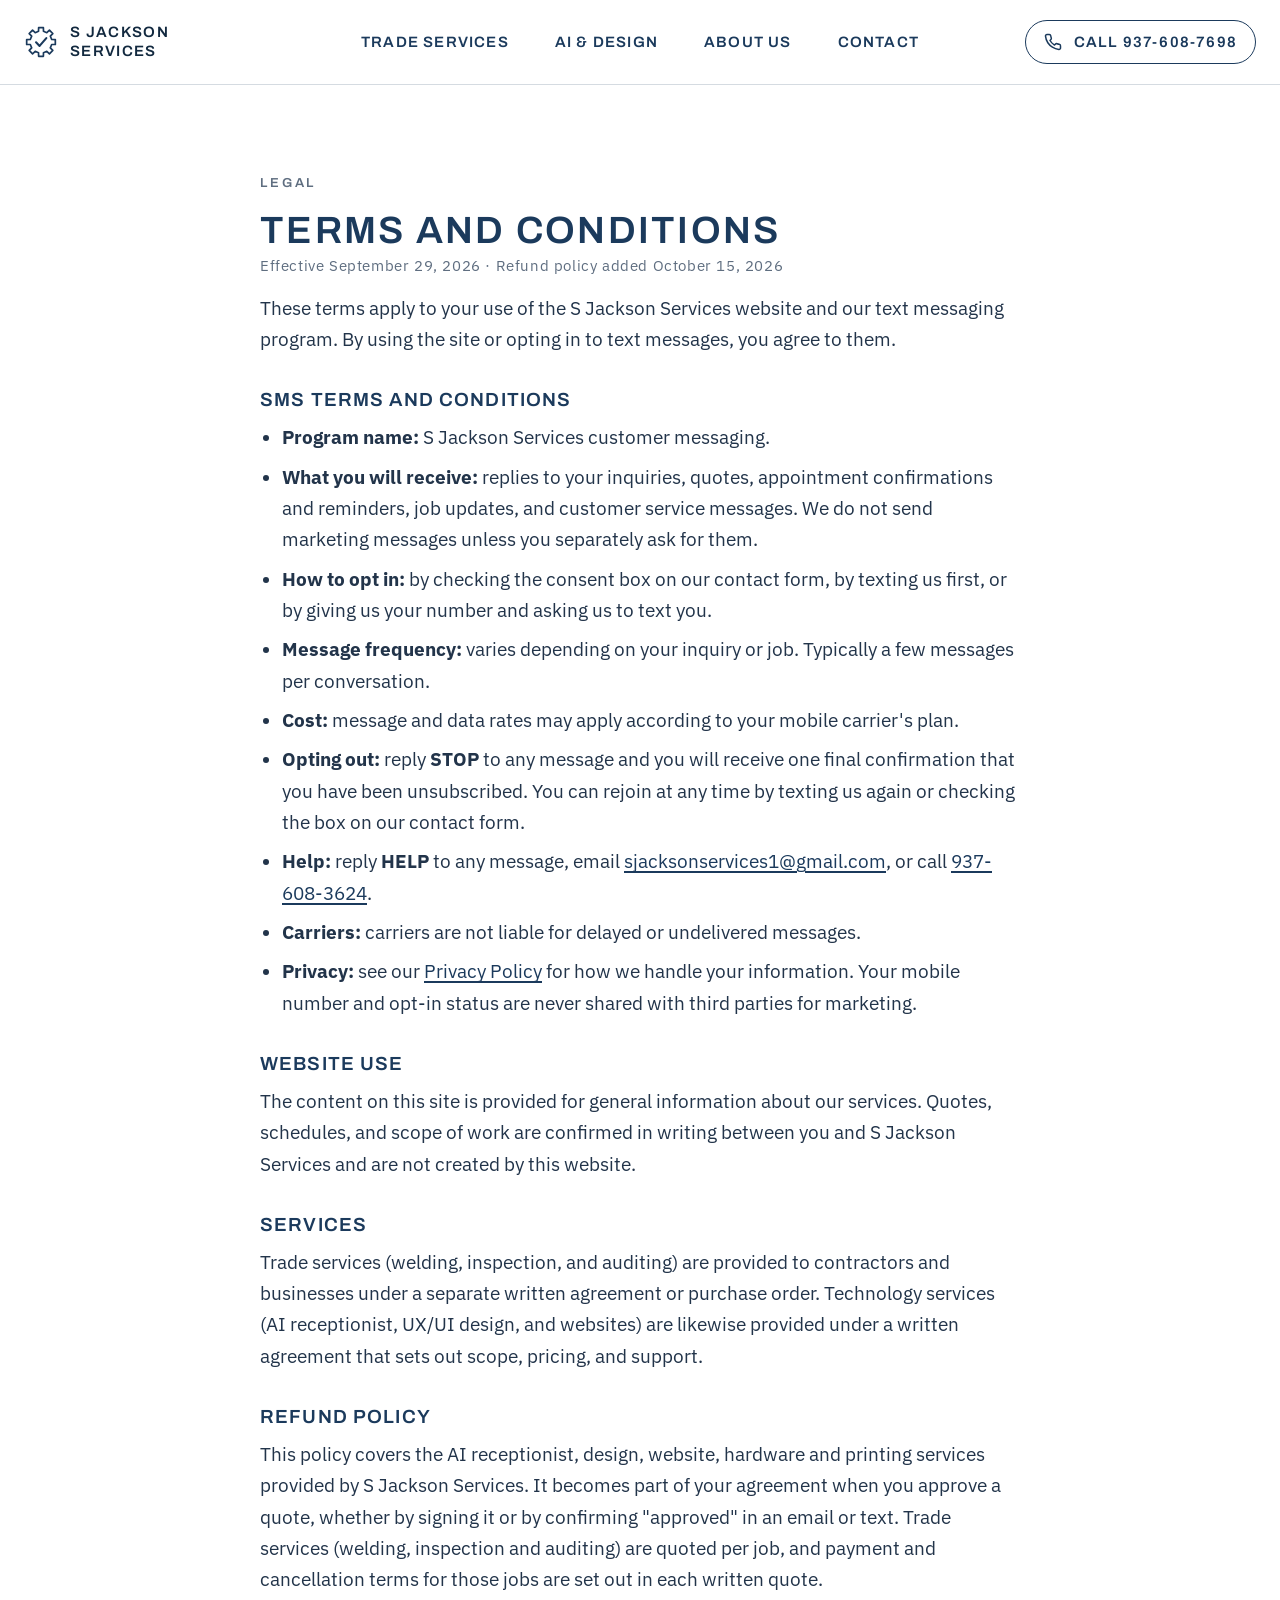
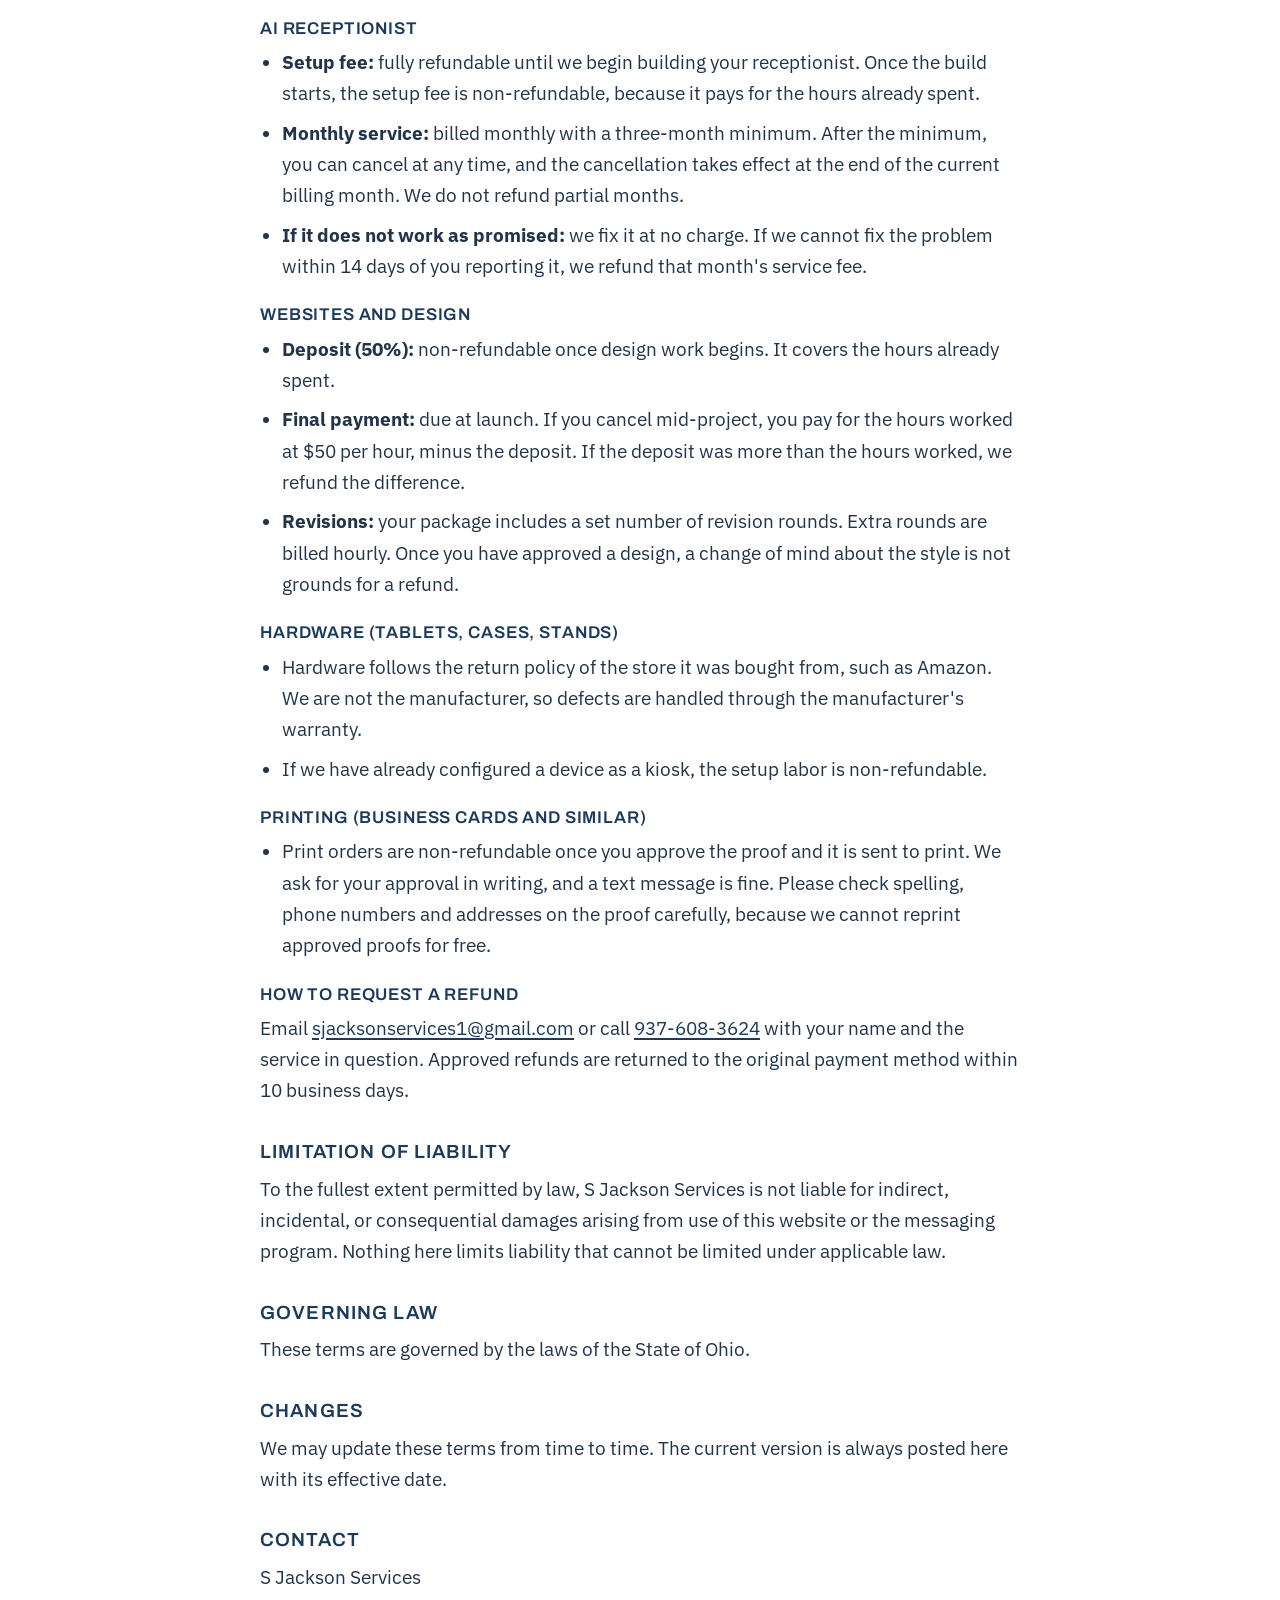
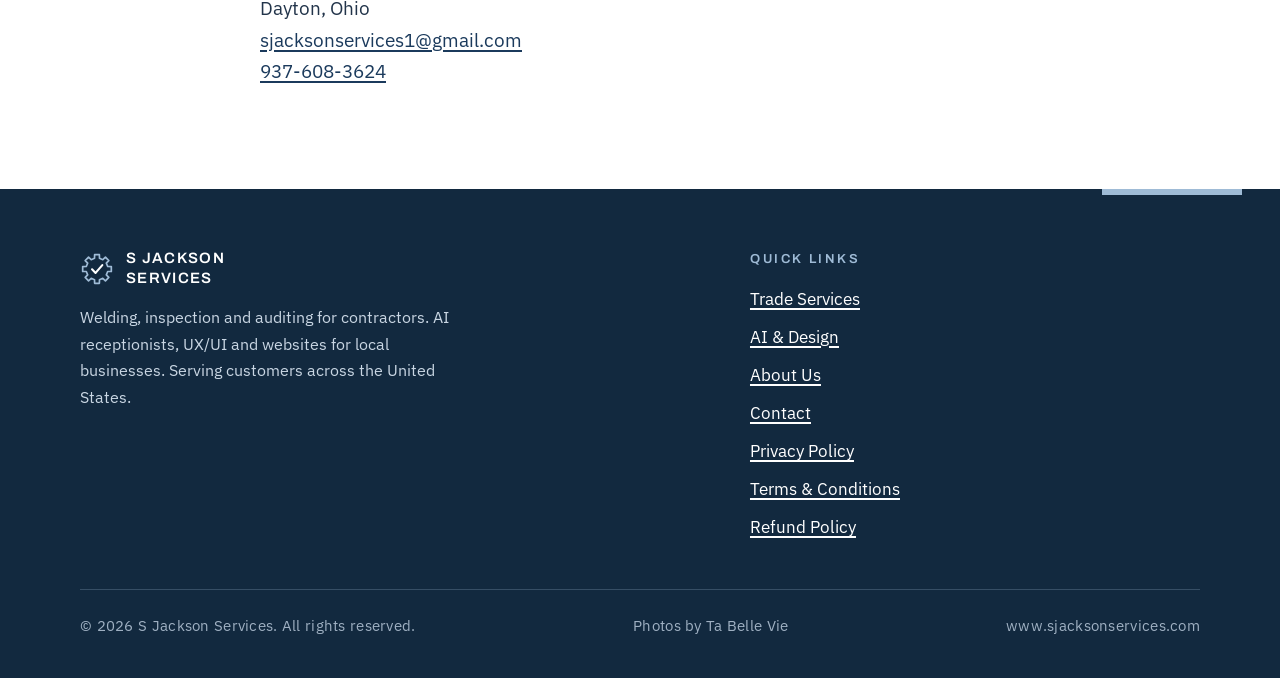
<file: terms.html>
<!DOCTYPE html>
<html lang="en">
<head>
<meta charset="UTF-8">
<meta name="viewport" content="width=device-width, initial-scale=1.0">
<title>Terms and Conditions — S Jackson Services</title>
<meta name="description" content="Terms and Conditions for S Jackson Services, including SMS messaging terms and our refund policy.">
<meta name="theme-color" content="#1B3A5C">
<link rel="canonical" href="https://www.sjacksonservices.com/terms.html">
<link rel="icon" type="image/svg+xml" href="assets/favicon.svg">
<link rel="preconnect" href="https://fonts.googleapis.com">
<link rel="preconnect" href="https://fonts.gstatic.com" crossorigin>
<link href="https://fonts.googleapis.com/css2?family=Archivo:wght@500;600;700&family=IBM+Plex+Sans:wght@400;500;600&display=swap" rel="stylesheet">
<link rel="stylesheet" href="styles.css">
</head>
<body>

<a class="skip-link" href="#main">Skip to main content</a>

<header class="site-header">
  <div class="container header-inner">
    <a class="brand" href="index.html#top" aria-label="S Jackson Services home">
      <svg class="" viewBox="0 0 48 48" fill="none" aria-hidden="true">
        <path d="M 20.5 8.9 L 20.63 3.78 L 27.37 3.78 L 27.5 8.9 L 32.2 10.85 L 35.92 7.32 L 40.68 12.08 L 37.15 15.8 L 39.1 20.5 L 44.22 20.63 L 44.22 27.37 L 39.1 27.5 L 37.15 32.2 L 40.68 35.92 L 35.92 40.68 L 32.2 37.15 L 27.5 39.1 L 27.37 44.22 L 20.63 44.22 L 20.5 39.1 L 15.8 37.15 L 12.08 40.68 L 7.32 35.92 L 10.85 32.2 L 8.9 27.5 L 3.78 27.37 L 3.78 20.63 L 8.9 20.5 L 10.85 15.8 L 7.32 12.08 L 12.08 7.32 L 15.8 10.85 Z" stroke="#1B3A5C" stroke-width="2.4" stroke-linejoin="round"/>
        <path d="M17 24.5 L22 29.5 L31.5 18.5" stroke="#1B3A5C" stroke-width="3" stroke-linecap="round" stroke-linejoin="round"/>
      </svg>
      <span class="brand-name">S Jackson<br>Services</span>
    </a>

    <nav class="nav" id="siteNav" aria-label="Main">
      <a href="index.html#trade">Trade Services</a>
      <a href="index.html#automation">AI &amp; Design</a>
      <a href="index.html#about">About Us</a>
      <a href="index.html#contact">Contact</a>
      <a class="btn btn-primary header-call nav-call" href="tel:9376087698" data-fill-tel="mainPhone">
        <svg viewBox="0 0 24 24" fill="none" stroke="currentColor" stroke-width="2" stroke-linecap="round" stroke-linejoin="round" aria-hidden="true"><path d="M22 16.9v3a2 2 0 0 1-2.2 2 19.8 19.8 0 0 1-8.6-3A19.5 19.5 0 0 1 5.1 13 19.8 19.8 0 0 1 2 4.2 2 2 0 0 1 4 2h3a2 2 0 0 1 2 1.7c.1 1 .4 2 .7 2.9a2 2 0 0 1-.5 2.1L8 10a16 16 0 0 0 6 6l1.3-1.2a2 2 0 0 1 2.1-.5c.9.3 1.9.6 2.9.7a2 2 0 0 1 1.7 2z"/></svg>
        <span>Call <span data-fill="mainPhone">937-608-7698</span></span>
      </a>
    </nav>

    <div class="header-right">
      <a class="btn btn-primary header-call desk-call" href="tel:9376087698" data-fill-tel="mainPhone">
        <svg viewBox="0 0 24 24" fill="none" stroke="currentColor" stroke-width="2" stroke-linecap="round" stroke-linejoin="round" aria-hidden="true"><path d="M22 16.9v3a2 2 0 0 1-2.2 2 19.8 19.8 0 0 1-8.6-3A19.5 19.5 0 0 1 5.1 13 19.8 19.8 0 0 1 2 4.2 2 2 0 0 1 4 2h3a2 2 0 0 1 2 1.7c.1 1 .4 2 .7 2.9a2 2 0 0 1-.5 2.1L8 10a16 16 0 0 0 6 6l1.3-1.2a2 2 0 0 1 2.1-.5c.9.3 1.9.6 2.9.7a2 2 0 0 1 1.7 2z"/></svg>
        <span>Call <span data-fill="mainPhone">937-608-7698</span></span>
      </a>
      <button class="nav-toggle" id="navToggle" aria-expanded="false" aria-controls="siteNav">
        <svg viewBox="0 0 24 24" fill="none" stroke="currentColor" stroke-width="2.2" stroke-linecap="round" aria-hidden="true"><path d="M4 7h16M4 12h16M4 17h16"/></svg>
        Menu
      </button>
    </div>
  </div>
</header>

<main id="main">
<section class="section legal">
  <div class="container legal-inner">
    <div class="eyebrow">Legal</div>
    <h1>Terms and Conditions</h1>
    <p class="legal-date">Effective September 29, 2026 · Refund policy added October 15, 2026</p>

    <p>These terms apply to your use of the S Jackson Services website and our text messaging program. By using the site or opting in to text messages, you agree to them.</p>

    <h2>SMS terms and conditions</h2>
    <ul>
      <li><strong>Program name:</strong> S Jackson Services customer messaging.</li>
      <li><strong>What you will receive:</strong> replies to your inquiries, quotes, appointment confirmations and reminders, job updates, and customer service messages. We do not send marketing messages unless you separately ask for them.</li>
      <li><strong>How to opt in:</strong> by checking the consent box on our contact form, by texting us first, or by giving us your number and asking us to text you.</li>
      <li><strong>Message frequency:</strong> varies depending on your inquiry or job. Typically a few messages per conversation.</li>
      <li><strong>Cost:</strong> message and data rates may apply according to your mobile carrier's plan.</li>
      <li><strong>Opting out:</strong> reply <strong>STOP</strong> to any message and you will receive one final confirmation that you have been unsubscribed. You can rejoin at any time by texting us again or checking the box on our contact form.</li>
      <li><strong>Help:</strong> reply <strong>HELP</strong> to any message, email <a href="mailto:sjacksonservices1@gmail.com">sjacksonservices1@gmail.com</a>, or call <a href="tel:9376083624">937-608-3624</a>.</li>
      <li><strong>Carriers:</strong> carriers are not liable for delayed or undelivered messages.</li>
      <li><strong>Privacy:</strong> see our <a href="privacy.html">Privacy Policy</a> for how we handle your information. Your mobile number and opt-in status are never shared with third parties for marketing.</li>
    </ul>

    <h2>Website use</h2>
    <p>The content on this site is provided for general information about our services. Quotes, schedules, and scope of work are confirmed in writing between you and S Jackson Services and are not created by this website.</p>

    <h2>Services</h2>
    <p>Trade services (welding, inspection, and auditing) are provided to contractors and businesses under a separate written agreement or purchase order. Technology services (AI receptionist, UX/UI design, and websites) are likewise provided under a written agreement that sets out scope, pricing, and support.</p>

    <h2 id="refunds">Refund policy</h2>
    <p>This policy covers the AI receptionist, design, website, hardware and printing services provided by S Jackson Services. It becomes part of your agreement when you approve a quote, whether by signing it or by confirming "approved" in an email or text. Trade services (welding, inspection and auditing) are quoted per job, and payment and cancellation terms for those jobs are set out in each written quote.</p>

    <h3>AI receptionist</h3>
    <ul>
      <li><strong>Setup fee:</strong> fully refundable until we begin building your receptionist. Once the build starts, the setup fee is non-refundable, because it pays for the hours already spent.</li>
      <li><strong>Monthly service:</strong> billed monthly with a three-month minimum. After the minimum, you can cancel at any time, and the cancellation takes effect at the end of the current billing month. We do not refund partial months.</li>
      <li><strong>If it does not work as promised:</strong> we fix it at no charge. If we cannot fix the problem within 14 days of you reporting it, we refund that month's service fee.</li>
    </ul>

    <h3>Websites and design</h3>
    <ul>
      <li><strong>Deposit (50%):</strong> non-refundable once design work begins. It covers the hours already spent.</li>
      <li><strong>Final payment:</strong> due at launch. If you cancel mid-project, you pay for the hours worked at $50 per hour, minus the deposit. If the deposit was more than the hours worked, we refund the difference.</li>
      <li><strong>Revisions:</strong> your package includes a set number of revision rounds. Extra rounds are billed hourly. Once you have approved a design, a change of mind about the style is not grounds for a refund.</li>
    </ul>

    <h3>Hardware (tablets, cases, stands)</h3>
    <ul>
      <li>Hardware follows the return policy of the store it was bought from, such as Amazon. We are not the manufacturer, so defects are handled through the manufacturer's warranty.</li>
      <li>If we have already configured a device as a kiosk, the setup labor is non-refundable.</li>
    </ul>

    <h3>Printing (business cards and similar)</h3>
    <ul>
      <li>Print orders are non-refundable once you approve the proof and it is sent to print. We ask for your approval in writing, and a text message is fine. Please check spelling, phone numbers and addresses on the proof carefully, because we cannot reprint approved proofs for free.</li>
    </ul>

    <h3>How to request a refund</h3>
    <p>Email <a href="mailto:sjacksonservices1@gmail.com">sjacksonservices1@gmail.com</a> or call <a href="tel:9376083624">937-608-3624</a> with your name and the service in question. Approved refunds are returned to the original payment method within 10 business days.</p>

    <h2>Limitation of liability</h2>
    <p>To the fullest extent permitted by law, S Jackson Services is not liable for indirect, incidental, or consequential damages arising from use of this website or the messaging program. Nothing here limits liability that cannot be limited under applicable law.</p>

    <h2>Governing law</h2>
    <p>These terms are governed by the laws of the State of Ohio.</p>

    <h2>Changes</h2>
    <p>We may update these terms from time to time. The current version is always posted here with its effective date.</p>

    <h2>Contact</h2>
    <p>S Jackson Services<br>Dayton, Ohio<br>
    <a href="mailto:sjacksonservices1@gmail.com">sjacksonservices1@gmail.com</a><br>
    <a href="tel:9376083624">937-608-3624</a></p>

  </div>
</section>
</main>

<footer class="site-footer">
  <div class="footer-accent" aria-hidden="true"></div>
  <div class="container">
    <div class="footer-grid">
      <div>
        <a class="brand" href="index.html#top" aria-label="S Jackson Services home">
          <svg class="" viewBox="0 0 48 48" fill="none" aria-hidden="true">
        <path d="M 20.5 8.9 L 20.63 3.78 L 27.37 3.78 L 27.5 8.9 L 32.2 10.85 L 35.92 7.32 L 40.68 12.08 L 37.15 15.8 L 39.1 20.5 L 44.22 20.63 L 44.22 27.37 L 39.1 27.5 L 37.15 32.2 L 40.68 35.92 L 35.92 40.68 L 32.2 37.15 L 27.5 39.1 L 27.37 44.22 L 20.63 44.22 L 20.5 39.1 L 15.8 37.15 L 12.08 40.68 L 7.32 35.92 L 10.85 32.2 L 8.9 27.5 L 3.78 27.37 L 3.78 20.63 L 8.9 20.5 L 10.85 15.8 L 7.32 12.08 L 12.08 7.32 L 15.8 10.85 Z" stroke="#9FBBD6" stroke-width="2.4" stroke-linejoin="round"/>
        <path d="M17 24.5 L22 29.5 L31.5 18.5" stroke="#FFFFFF" stroke-width="3" stroke-linecap="round" stroke-linejoin="round"/>
      </svg>
          <span class="brand-name">S Jackson<br>Services</span>
        </a>
        <p>Welding, inspection and auditing for contractors. AI receptionists, UX/UI and websites for local businesses. Serving <span data-fill="serviceArea">customers across the United States</span>.</p>
      </div>
      <div>
        <div class="footer-h">Quick Links</div>
        <ul>
          <li><a href="index.html#trade">Trade Services</a></li>
          <li><a href="index.html#automation">AI &amp; Design</a></li>
          <li><a href="index.html#about">About Us</a></li>
          <li><a href="index.html#contact">Contact</a></li>
          <li><a href="privacy.html">Privacy Policy</a></li>
          <li><a href="terms.html">Terms &amp; Conditions</a></li>
          <li><a href="terms.html#refunds">Refund Policy</a></li>
        </ul>
      </div>
    </div>
    <div class="footer-bottom">
      <span>&copy; <span id="year">2026</span> S Jackson Services. All rights reserved.</span>
      <span class="photo-credit" data-fill="photoCredit">Photos by Ta Belle Vie</span>
      <span data-fill="website">www.sjacksonservices.com</span>
    </div>
  </div>
</footer>

<script src="site-config.js"></script>
<script src="site.js"></script>
</body>
</html>
</file>
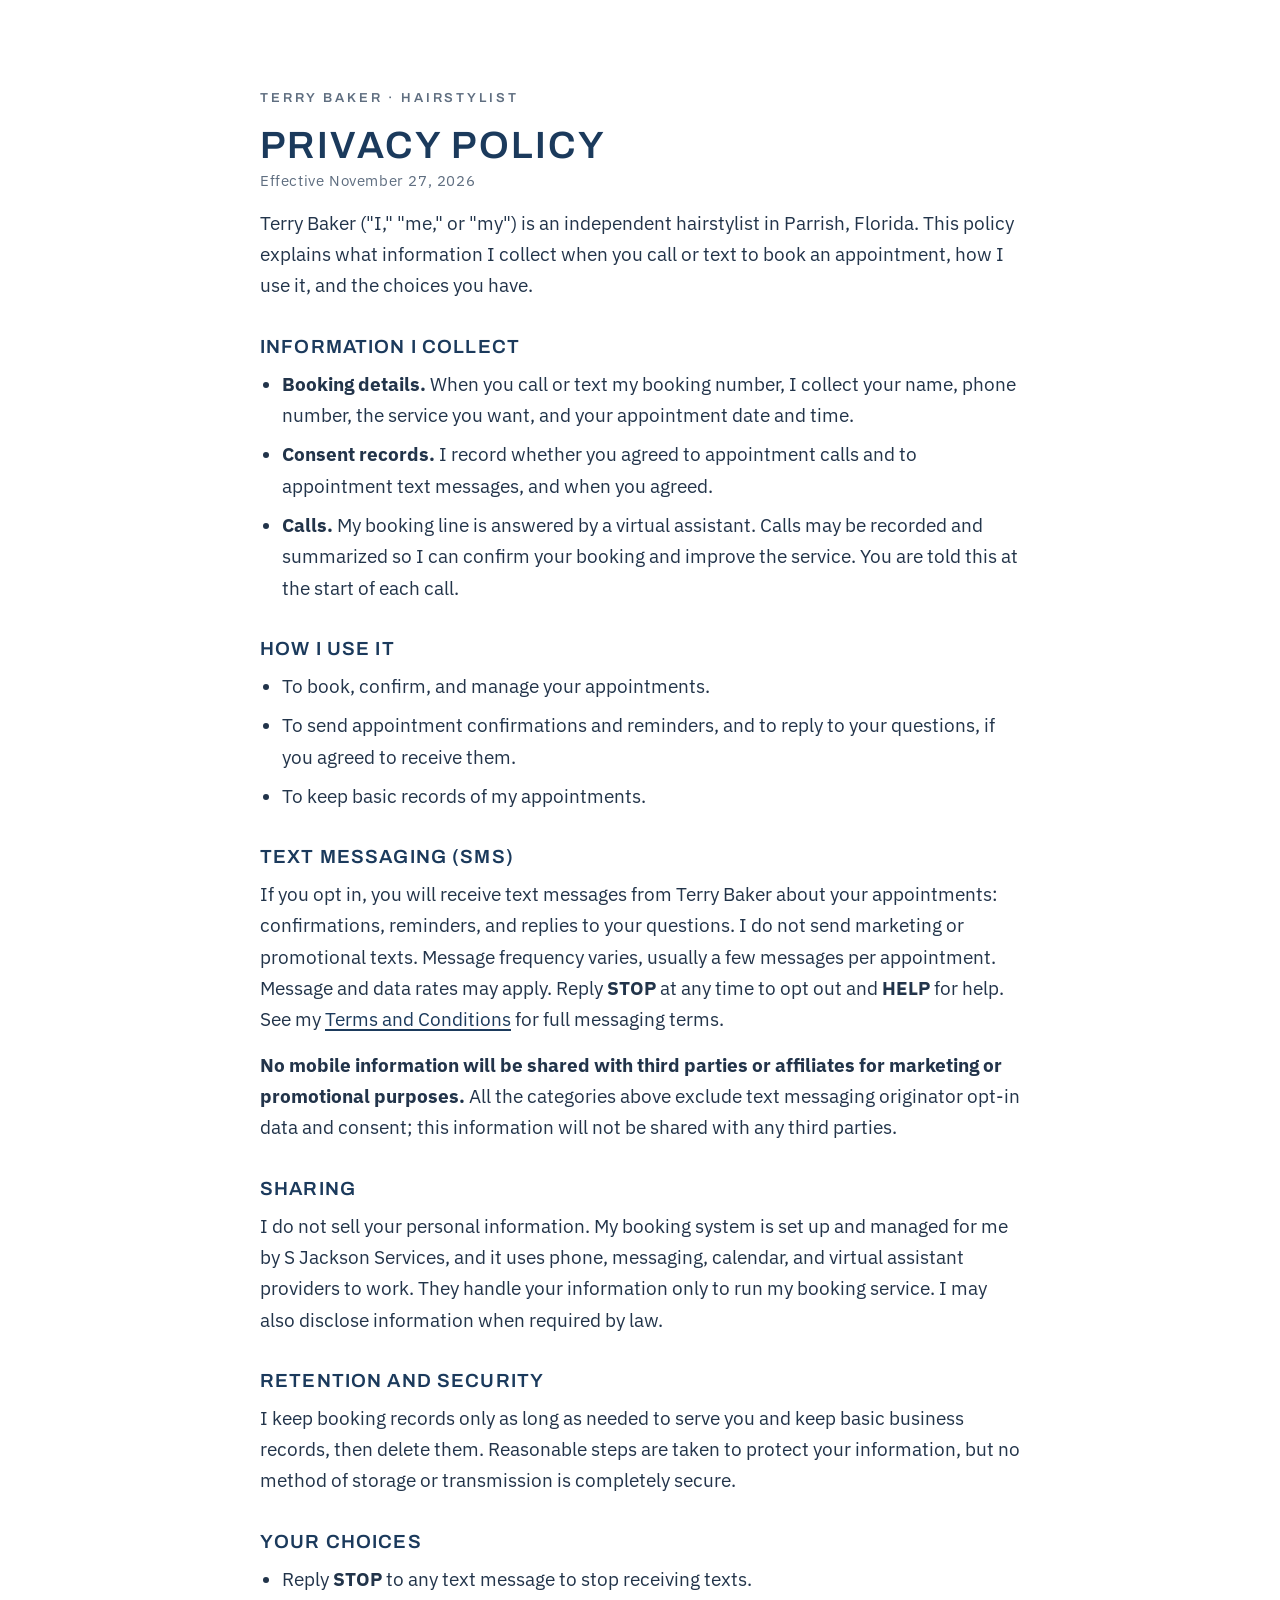
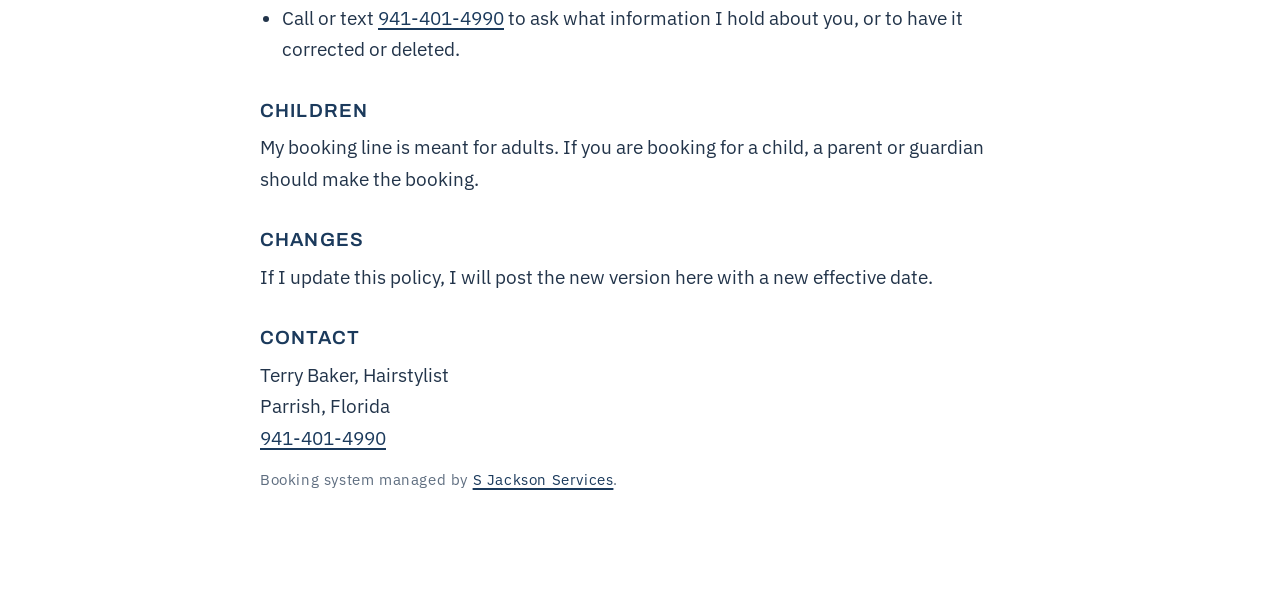
<file: clients/terry-baker/privacy.html>
<!DOCTYPE html>
<html lang="en">
<head>
<meta charset="UTF-8">
<meta name="viewport" content="width=device-width, initial-scale=1.0">
<title>Privacy Policy — Terry Baker, Hairstylist</title>
<meta name="description" content="Privacy Policy for Terry Baker, hairstylist in Parrish, Florida, including appointment calls and text messages.">
<meta name="robots" content="noindex">
<meta name="theme-color" content="#1B3A5C">
<link rel="canonical" href="https://www.sjacksonservices.com/clients/terry-baker/privacy.html">
<link rel="preconnect" href="https://fonts.googleapis.com">
<link rel="preconnect" href="https://fonts.gstatic.com" crossorigin>
<link href="https://fonts.googleapis.com/css2?family=Archivo:wght@500;600;700&family=IBM+Plex+Sans:wght@400;500;600&display=swap" rel="stylesheet">
<link rel="stylesheet" href="../../styles.css">
</head>
<body>

<main id="main">
<section class="section legal">
  <div class="container legal-inner">
    <div class="eyebrow">Terry Baker · Hairstylist</div>
    <h1>Privacy Policy</h1>
    <p class="legal-date">Effective November 27, 2026</p>

    <p>Terry Baker ("I," "me," or "my") is an independent hairstylist in Parrish, Florida. This policy explains what information I collect when you call or text to book an appointment, how I use it, and the choices you have.</p>

    <h2>Information I collect</h2>
    <ul>
      <li><strong>Booking details.</strong> When you call or text my booking number, I collect your name, phone number, the service you want, and your appointment date and time.</li>
      <li><strong>Consent records.</strong> I record whether you agreed to appointment calls and to appointment text messages, and when you agreed.</li>
      <li><strong>Calls.</strong> My booking line is answered by a virtual assistant. Calls may be recorded and summarized so I can confirm your booking and improve the service. You are told this at the start of each call.</li>
    </ul>

    <h2>How I use it</h2>
    <ul>
      <li>To book, confirm, and manage your appointments.</li>
      <li>To send appointment confirmations and reminders, and to reply to your questions, if you agreed to receive them.</li>
      <li>To keep basic records of my appointments.</li>
    </ul>

    <h2>Text messaging (SMS)</h2>
    <p>If you opt in, you will receive text messages from Terry Baker about your appointments: confirmations, reminders, and replies to your questions. I do not send marketing or promotional texts. Message frequency varies, usually a few messages per appointment. Message and data rates may apply. Reply <strong>STOP</strong> at any time to opt out and <strong>HELP</strong> for help. See my <a href="terms.html">Terms and Conditions</a> for full messaging terms.</p>
    <p><strong>No mobile information will be shared with third parties or affiliates for marketing or promotional purposes.</strong> All the categories above exclude text messaging originator opt-in data and consent; this information will not be shared with any third parties.</p>

    <h2>Sharing</h2>
    <p>I do not sell your personal information. My booking system is set up and managed for me by S Jackson Services, and it uses phone, messaging, calendar, and virtual assistant providers to work. They handle your information only to run my booking service. I may also disclose information when required by law.</p>

    <h2>Retention and security</h2>
    <p>I keep booking records only as long as needed to serve you and keep basic business records, then delete them. Reasonable steps are taken to protect your information, but no method of storage or transmission is completely secure.</p>

    <h2>Your choices</h2>
    <ul>
      <li>Reply <strong>STOP</strong> to any text message to stop receiving texts.</li>
      <li>Call or text <a href="tel:9414014990">941-401-4990</a> to ask what information I hold about you, or to have it corrected or deleted.</li>
    </ul>

    <h2>Children</h2>
    <p>My booking line is meant for adults. If you are booking for a child, a parent or guardian should make the booking.</p>

    <h2>Changes</h2>
    <p>If I update this policy, I will post the new version here with a new effective date.</p>

    <h2>Contact</h2>
    <p>Terry Baker, Hairstylist<br>Parrish, Florida<br>
    <a href="tel:9414014990">941-401-4990</a></p>

    <p class="legal-date">Booking system managed by <a href="../../index.html">S Jackson Services</a>.</p>
  </div>
</section>
</main>

</body>
</html>
</file>
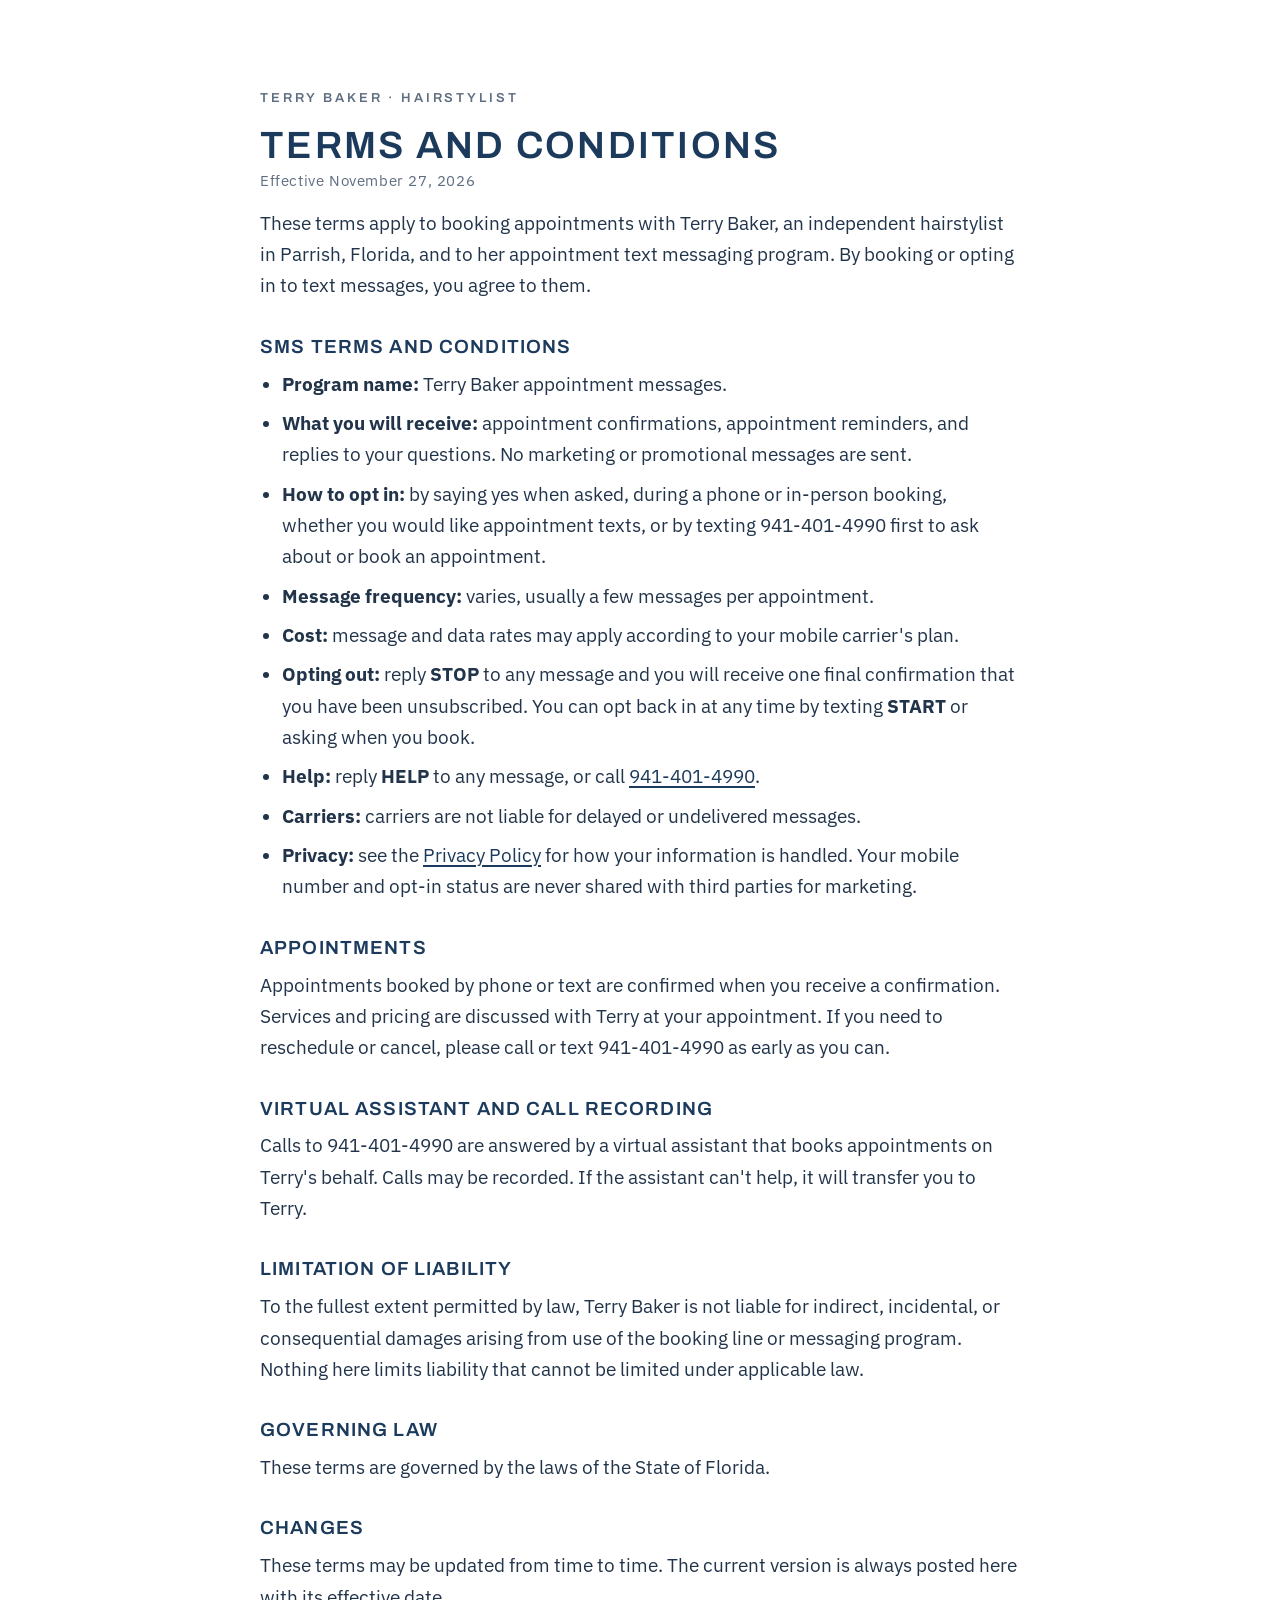
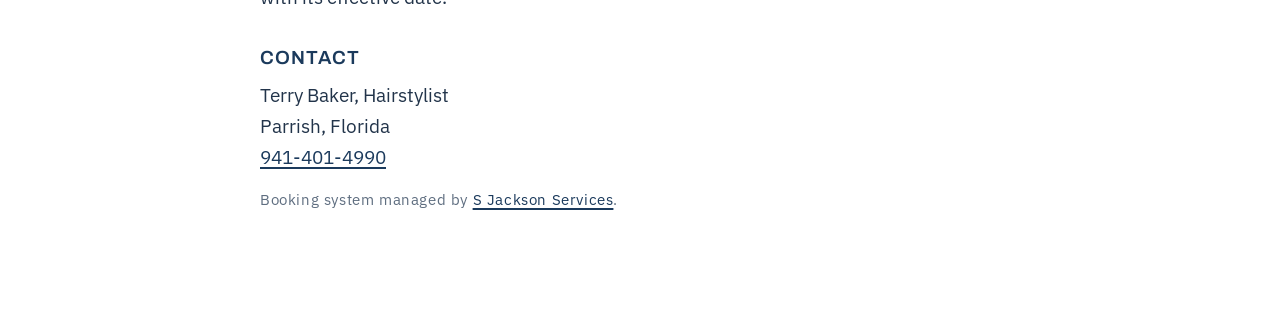
<file: clients/terry-baker/terms.html>
<!DOCTYPE html>
<html lang="en">
<head>
<meta charset="UTF-8">
<meta name="viewport" content="width=device-width, initial-scale=1.0">
<title>Terms and Conditions — Terry Baker, Hairstylist</title>
<meta name="description" content="Terms and Conditions for Terry Baker, hairstylist in Parrish, Florida, including appointment text message terms.">
<meta name="robots" content="noindex">
<meta name="theme-color" content="#1B3A5C">
<link rel="canonical" href="https://www.sjacksonservices.com/clients/terry-baker/terms.html">
<link rel="preconnect" href="https://fonts.googleapis.com">
<link rel="preconnect" href="https://fonts.gstatic.com" crossorigin>
<link href="https://fonts.googleapis.com/css2?family=Archivo:wght@500;600;700&family=IBM+Plex+Sans:wght@400;500;600&display=swap" rel="stylesheet">
<link rel="stylesheet" href="../../styles.css">
</head>
<body>

<main id="main">
<section class="section legal">
  <div class="container legal-inner">
    <div class="eyebrow">Terry Baker · Hairstylist</div>
    <h1>Terms and Conditions</h1>
    <p class="legal-date">Effective November 27, 2026</p>

    <p>These terms apply to booking appointments with Terry Baker, an independent hairstylist in Parrish, Florida, and to her appointment text messaging program. By booking or opting in to text messages, you agree to them.</p>

    <h2>SMS terms and conditions</h2>
    <ul>
      <li><strong>Program name:</strong> Terry Baker appointment messages.</li>
      <li><strong>What you will receive:</strong> appointment confirmations, appointment reminders, and replies to your questions. No marketing or promotional messages are sent.</li>
      <li><strong>How to opt in:</strong> by saying yes when asked, during a phone or in-person booking, whether you would like appointment texts, or by texting 941-401-4990 first to ask about or book an appointment.</li>
      <li><strong>Message frequency:</strong> varies, usually a few messages per appointment.</li>
      <li><strong>Cost:</strong> message and data rates may apply according to your mobile carrier's plan.</li>
      <li><strong>Opting out:</strong> reply <strong>STOP</strong> to any message and you will receive one final confirmation that you have been unsubscribed. You can opt back in at any time by texting <strong>START</strong> or asking when you book.</li>
      <li><strong>Help:</strong> reply <strong>HELP</strong> to any message, or call <a href="tel:9414014990">941-401-4990</a>.</li>
      <li><strong>Carriers:</strong> carriers are not liable for delayed or undelivered messages.</li>
      <li><strong>Privacy:</strong> see the <a href="privacy.html">Privacy Policy</a> for how your information is handled. Your mobile number and opt-in status are never shared with third parties for marketing.</li>
    </ul>

    <h2>Appointments</h2>
    <p>Appointments booked by phone or text are confirmed when you receive a confirmation. Services and pricing are discussed with Terry at your appointment. If you need to reschedule or cancel, please call or text 941-401-4990 as early as you can.</p>

    <h2>Virtual assistant and call recording</h2>
    <p>Calls to 941-401-4990 are answered by a virtual assistant that books appointments on Terry's behalf. Calls may be recorded. If the assistant can't help, it will transfer you to Terry.</p>

    <h2>Limitation of liability</h2>
    <p>To the fullest extent permitted by law, Terry Baker is not liable for indirect, incidental, or consequential damages arising from use of the booking line or messaging program. Nothing here limits liability that cannot be limited under applicable law.</p>

    <h2>Governing law</h2>
    <p>These terms are governed by the laws of the State of Florida.</p>

    <h2>Changes</h2>
    <p>These terms may be updated from time to time. The current version is always posted here with its effective date.</p>

    <h2>Contact</h2>
    <p>Terry Baker, Hairstylist<br>Parrish, Florida<br>
    <a href="tel:9414014990">941-401-4990</a></p>

    <p class="legal-date">Booking system managed by <a href="../../index.html">S Jackson Services</a>.</p>
  </div>
</section>
</main>

</body>
</html>
</file>
<file: styles.css>
/* ============================================================
   S JACKSON SERVICES — STYLES
   Palette, type and details are lifted straight from the
   business card so the site and the card read as one piece.
   ============================================================ */
:root{
  --navy:#1B3A5C;
  --navy-deep:#12293F;
  --sky:#9FBBD6;
  --sky-light:#E4ECF4;
  --text:#22344A;
  --muted:#5F6E80;      /* card's #7C8A9B, darkened slightly for readability */
  --bg:#EDEFF2;
  --white:#FFFFFF;
  --line:rgba(27,58,92,.18);
  --shadow:0 12px 30px rgba(27,58,92,.14), 0 2px 5px rgba(27,58,92,.08);
  --radius:6px;
  --max:1120px;
}

*{margin:0;padding:0;box-sizing:border-box;}
html{scroll-behavior:smooth;}
@media (prefers-reduced-motion:reduce){
  html{scroll-behavior:auto;}
  *{transition:none !important;animation:none !important;}
}
body{
  background:var(--bg);
  color:var(--text);
  font-family:'IBM Plex Sans',system-ui,-apple-system,"Segoe UI",Arial,sans-serif;
  font-size:19px;            /* large base size — easy on the eyes */
  line-height:1.65;
  -webkit-font-smoothing:antialiased;
}
img,svg{max-width:100%;display:block;}
a{color:var(--navy);text-decoration-thickness:2px;text-underline-offset:3px;}
a:hover{color:var(--navy-deep);}
:focus-visible{outline:3px solid var(--navy);outline-offset:3px;border-radius:3px;}
.container{width:min(var(--max),100% - 40px);margin-inline:auto;}
.visually-hidden{position:absolute;width:1px;height:1px;overflow:hidden;clip:rect(0 0 0 0);white-space:nowrap;}

/* Headings — Archivo, uppercase, letter-spaced, like the card wordmark */
h1,h2,h3,.eyebrow,.wordmark,.btn,.nav a{
  font-family:'Archivo',system-ui,Arial,sans-serif;
}
h2{
  font-weight:600;font-size:clamp(26px,3.4vw,36px);
  letter-spacing:.06em;text-transform:uppercase;line-height:1.2;color:var(--navy);
}
h3{
  font-weight:600;font-size:21px;letter-spacing:.05em;text-transform:uppercase;
  line-height:1.25;color:var(--navy);
}
.eyebrow{
  font-size:13px;font-weight:600;letter-spacing:.22em;text-transform:uppercase;
  color:var(--muted);margin-bottom:14px;
}
.section{padding:88px 0;}
.section-head{max-width:720px;margin-bottom:44px;}
.section-head p{margin-top:16px;font-size:20px;color:var(--text);}
.lead{font-size:21px;}

/* Skip link for keyboard users */
.skip-link{
  position:absolute;left:16px;top:-60px;z-index:100;
  background:var(--navy);color:#fff;padding:12px 18px;border-radius:var(--radius);
  font-weight:600;transition:top .15s;
}
.skip-link:focus{top:16px;}

/* ---------- BUTTONS ---------- */
.btn{
  display:inline-flex;align-items:center;justify-content:center;gap:12px;
  min-height:56px;padding:14px 28px;border-radius:var(--radius);
  font-weight:600;font-size:17px;letter-spacing:.08em;text-transform:uppercase;
  text-decoration:none;border:2px solid transparent;cursor:pointer;
  transition:background .15s,color .15s,border-color .15s,transform .15s;
}
.btn svg{width:22px;height:22px;flex:none;}
.btn-primary{background:var(--navy);color:#fff;border-color:var(--navy);}
.btn-primary:hover{background:var(--navy-deep);border-color:var(--navy-deep);color:#fff;}
.btn-outline{background:transparent;color:var(--navy);border-color:var(--navy);}
.btn-outline:hover{background:var(--navy);color:#fff;}
.btn-light{background:#fff;color:var(--navy);border-color:#fff;}
.btn-light:hover{background:var(--sky-light);border-color:var(--sky-light);color:var(--navy-deep);}
.btn-ghost{background:transparent;color:#fff;border-color:var(--sky);}
.btn-ghost:hover{background:rgba(255,255,255,.12);color:#fff;}
.btn:active{transform:translateY(1px);}

/* ---------- HEADER ---------- */
.site-header{
  position:sticky;top:0;z-index:50;
  background:rgba(255,255,255,.96);backdrop-filter:blur(6px);
  border-bottom:1px solid var(--line);
}
.site-header .container{width:min(1440px,100% - 48px);}
.header-inner{
  display:grid;grid-template-columns:1fr auto 1fr;align-items:center;gap:24px;
  min-height:84px;
}
.header-right{justify-self:end;display:flex;align-items:center;}
.brand{display:flex;align-items:center;gap:12px;text-decoration:none;color:var(--navy-deep);flex:none;justify-self:start;}
.brand svg{width:34px;height:34px;flex:none;}
.brand-name{
  font-family:'Archivo',sans-serif;font-weight:600;font-size:15px;
  letter-spacing:.09em;text-transform:uppercase;line-height:1.3;white-space:nowrap;
}
.nav{display:flex;align-items:center;gap:10px;justify-self:center;}
.nav a{
  display:inline-block;padding:12px 18px;border-radius:var(--radius);
  font-size:15px;font-weight:600;letter-spacing:.08em;text-transform:uppercase;
  color:var(--navy);text-decoration:none;white-space:nowrap;
}
.nav a:hover{background:var(--sky-light);}
.nav a.nav-call{display:none;}
a.header-call{
  display:inline-flex;min-height:44px;padding:8px 18px;white-space:nowrap;
  font-size:15px;color:var(--navy);background:transparent;
  border:1.5px solid var(--navy);border-radius:999px;
}
a.header-call svg{width:18px;height:18px;}
a.header-call:hover{background:var(--navy);color:#fff;}
.nav-toggle{
  display:none;align-items:center;justify-content:center;gap:10px;
  min-height:50px;padding:10px 16px;border:2px solid var(--navy);
  border-radius:var(--radius);background:#fff;color:var(--navy);
  font-family:'Archivo',sans-serif;font-weight:600;font-size:15px;
  letter-spacing:.08em;text-transform:uppercase;cursor:pointer;
}
.nav-toggle svg{width:22px;height:22px;}

/* ---------- HERO (matches card FRONT) ---------- */
.hero{
  background:linear-gradient(160deg,var(--navy) 0%,var(--navy-deep) 100%);
  color:#fff;position:relative;overflow:hidden;
  padding:104px 0 112px;text-align:center;
}
.hero .watermark{
  position:absolute;right:-40px;bottom:-40px;width:520px;height:520px;
  pointer-events:none;opacity:.9;
}
.hero-inner{position:relative;max-width:820px;margin-inline:auto;}
.hero-logo{width:72px;height:72px;margin:0 auto 26px;}
.wordmark{
  font-weight:600;font-size:clamp(38px,6vw,64px);
  letter-spacing:.06em;text-transform:uppercase;line-height:1.1;color:#fff;
}
.services-line{
  font-size:15px;letter-spacing:.32em;text-transform:uppercase;
  color:var(--sky);font-weight:500;margin-top:24px;
}
.hero p.lead{margin:30px auto 0;max-width:660px;color:#E5EDF5;}
.hero-actions{
  display:flex;flex-wrap:wrap;gap:16px;justify-content:center;margin-top:40px;
}
.hero-area{margin-top:34px;font-size:15px;letter-spacing:.14em;text-transform:uppercase;color:var(--sky);}

/* ---------- TWO PATHS (chooser under the hero) ---------- */
.paths{background:#fff;border-bottom:1px solid var(--line);}
.paths-inner{display:grid;grid-template-columns:1fr 1fr;}
.path{
  display:flex;flex-direction:column;gap:6px;padding:34px 36px;
  text-decoration:none;color:var(--text);border-right:1px solid var(--line);
  transition:background .15s;
}
.path:last-child{border-right:none;}
.path:hover{background:var(--sky-light);}
.path-eyebrow{
  font-family:'Archivo',sans-serif;font-size:12.5px;font-weight:600;
  letter-spacing:.22em;text-transform:uppercase;color:var(--muted);
}
.path-title{
  font-family:'Archivo',sans-serif;font-weight:600;font-size:21px;
  letter-spacing:.05em;text-transform:uppercase;color:var(--navy);line-height:1.25;margin-top:4px;
}
.path-who{font-size:16px;color:var(--muted);}
.path-go{
  margin-top:12px;font-family:'Archivo',sans-serif;font-weight:600;font-size:15px;
  letter-spacing:.08em;text-transform:uppercase;color:var(--navy);
}
.path-auto .path-eyebrow{color:#4E6E8E;}

/* ---------- SIDE SECTIONS (Steve / Catherine) ---------- */
.side-head{
  display:grid;grid-template-columns:1fr 440px;gap:48px;align-items:start;margin-bottom:44px;
}
.side-head .section-head{margin-bottom:0;}
.side-cta{display:flex;flex-wrap:wrap;gap:16px;margin-top:40px;}
.side-auto{background:#fff;}
.side-auto .service{border-top-color:var(--sky);}
.side-auto .service-icon{background:var(--bg);}

.avatar{
  width:72px;height:72px;border-radius:50%;flex:none;overflow:hidden;
  background:var(--sky-light);border:2px solid var(--sky);
  display:grid;place-items:center;
  font-family:'Archivo',sans-serif;font-weight:600;font-size:22px;letter-spacing:.06em;color:var(--navy);
}
.avatar img{width:100%;height:100%;object-fit:cover;}

/* AI & design grid: featured card + two stacked */
.auto-grid{display:grid;grid-template-columns:1.25fr 1fr;gap:24px;align-items:stretch;}
.auto-side{display:grid;gap:24px;}
.service.featured{border-top:6px solid var(--navy);background:linear-gradient(180deg,#fff 0%,#F6F8FB 100%);}
.featured-tag{
  display:inline-block;font-family:'Archivo',sans-serif;font-size:12px;font-weight:600;
  letter-spacing:.18em;text-transform:uppercase;color:#fff;background:var(--navy);
  padding:5px 10px;border-radius:3px;margin-bottom:12px;
}
.checks{list-style:none;margin-top:18px;display:flex;flex-direction:column;gap:10px;}
.checks li{position:relative;padding-left:32px;}
.checks li::before{
  content:"";position:absolute;left:0;top:5px;width:20px;height:20px;
  background:url("data:image/svg+xml,%3Csvg xmlns='http://www.w3.org/2000/svg' viewBox='0 0 24 24'%3E%3Ccircle cx='12' cy='12' r='12' fill='%231B3A5C'/%3E%3Cpath d='M7 12.5l3.2 3.2L17 9' fill='none' stroke='%23fff' stroke-width='2.6' stroke-linecap='round' stroke-linejoin='round'/%3E%3C/svg%3E") center/contain no-repeat;
}

/* ---------- SERVICES ---------- */
.services-grid{
  display:grid;grid-template-columns:repeat(auto-fit,minmax(250px,1fr));gap:24px;
}
.services-grid.three{grid-template-columns:repeat(auto-fit,minmax(280px,1fr));}
.service{
  background:#fff;border-radius:var(--radius);box-shadow:var(--shadow);
  padding:34px 30px 30px;position:relative;overflow:hidden;
  border-top:6px solid var(--navy);
}
.service-icon{
  width:56px;height:56px;border-radius:var(--radius);
  background:var(--sky-light);display:grid;place-items:center;margin-bottom:22px;
}
.service-icon svg{width:30px;height:30px;stroke:var(--navy);fill:none;stroke-width:1.8;stroke-linecap:round;stroke-linejoin:round;}
.service p{margin-top:12px;}
.service .for{
  margin-top:18px;padding-top:16px;border-top:1px solid var(--line);
  font-size:15px;color:var(--muted);letter-spacing:.02em;
}
.service .for strong{color:var(--navy);font-weight:600;letter-spacing:.1em;text-transform:uppercase;font-size:12.5px;display:block;margin-bottom:4px;}

/* ---------- ABOUT (matches card BACK) ---------- */
.about-grid{display:grid;grid-template-columns:1.1fr 1fr;gap:56px;align-items:center;}
.about-copy p + p{margin-top:18px;}
.card-back{
  background:#fff;border-radius:var(--radius);box-shadow:var(--shadow);
  position:relative;overflow:hidden;
}
.team-photo{margin:0;position:relative;}
.team-photo-frame{
  width:100%;aspect-ratio:1 / 1;overflow:hidden;background:var(--sky-light);
  border-radius:var(--radius);
}
.team-photo-frame img{width:100%;height:100%;object-fit:cover;display:block;}

.team-photo figcaption{
  padding:14px 22px 16px;font-size:15px;color:var(--muted);letter-spacing:.03em;
}
.icon{width:18px;height:18px;flex:none;stroke:var(--navy);fill:none;stroke-width:1.8;stroke-linecap:round;stroke-linejoin:round;}

/* ---------- PROFILES (inside About) ---------- */
.profiles{margin-top:72px;display:flex;flex-direction:column;gap:56px;}
.profile{
  display:grid;grid-template-columns:300px 1fr;gap:48px;align-items:start;
  background:#fff;border-radius:var(--radius);box-shadow:var(--shadow);
  padding:44px;position:relative;overflow:hidden;scroll-margin-top:100px;
}
.profile.flip{grid-template-columns:1fr 300px;}
.profile.flip .profile-side{order:2;}
.profile::before{
  content:"";position:absolute;left:0;top:0;bottom:0;width:6px;background:var(--navy);
}
.profile.flip::before{left:auto;right:0;background:var(--sky);}
.profile-side{display:flex;flex-direction:column;align-items:center;text-align:center;gap:18px;}
.profile .avatar.big{width:200px;height:200px;font-size:56px;border-width:3px;}
.profile-eyebrow{
  font-family:'Archivo',sans-serif;font-size:12.5px;font-weight:600;
  letter-spacing:.22em;text-transform:uppercase;color:var(--muted);
}
.profile-name{
  font-family:'Archivo',sans-serif;font-weight:600;font-size:24px;
  letter-spacing:.06em;text-transform:uppercase;color:var(--navy);line-height:1.2;
}
.profile-role{font-size:15px;color:var(--muted);margin-top:6px;letter-spacing:.04em;}
.profile-side .btn{margin-top:6px;width:100%;}
.profile-note{font-size:13.5px;color:var(--muted);letter-spacing:.04em;margin-top:-8px;}
.profile-body h3{font-size:24px;letter-spacing:.06em;margin-bottom:6px;}
.profile-body .profile-role{margin-bottom:22px;}
.profile-story p + p{margin-top:16px;}
.profile-cols{
  display:grid;grid-template-columns:1fr 1fr;gap:36px;
  margin-top:40px;padding:30px 32px;background:var(--bg);border-radius:var(--radius);
}
.profile-h{
  font-family:'Archivo',sans-serif;font-size:12.5px;font-weight:600;
  letter-spacing:.2em;text-transform:uppercase;color:var(--muted);margin-bottom:12px;
}
.facts{list-style:none;display:flex;flex-direction:column;}
.facts{gap:14px;}
.facts li{
  display:grid;grid-template-columns:136px 1fr;gap:12px;font-size:16.5px;
}
.facts .fl{color:var(--muted);font-size:14px;letter-spacing:.06em;text-transform:uppercase;font-weight:600;padding-top:3px;}
.approach{list-style:none;display:flex;flex-direction:column;gap:10px;}
.approach li{position:relative;padding-left:32px;font-size:17px;}
.approach li::before{
  content:"";position:absolute;left:0;top:5px;width:20px;height:20px;
  background:url("data:image/svg+xml,%3Csvg xmlns='http://www.w3.org/2000/svg' viewBox='0 0 24 24'%3E%3Ccircle cx='12' cy='12' r='12' fill='%231B3A5C'/%3E%3Cpath d='M7 12.5l3.2 3.2L17 9' fill='none' stroke='%23fff' stroke-width='2.6' stroke-linecap='round' stroke-linejoin='round'/%3E%3C/svg%3E") center/contain no-repeat;
}
.profile.flip .approach li::before{
  background-image:url("data:image/svg+xml,%3Csvg xmlns='http://www.w3.org/2000/svg' viewBox='0 0 24 24'%3E%3Ccircle cx='12' cy='12' r='12' fill='%239FBBD6'/%3E%3Cpath d='M7 12.5l3.2 3.2L17 9' fill='none' stroke='%2312293F' stroke-width='2.6' stroke-linecap='round' stroke-linejoin='round'/%3E%3C/svg%3E");
}
.credentials{margin-top:36px;}
.chips{display:flex;flex-wrap:wrap;gap:8px;}
.chip{
  display:inline-block;padding:7px 12px;border-radius:999px;
  background:var(--sky-light);font-size:14.5px;line-height:1.3;color:var(--navy-deep);
}
.side-photo{margin:0;}
.side-photo-frame{
  width:100%;aspect-ratio:4 / 3;max-width:100%;border-radius:var(--radius);overflow:hidden;
  background:var(--sky-light);box-shadow:var(--shadow);
}
.side-photo-frame img{width:100%;height:100%;object-fit:cover;display:block;}
.side-photo-frame.missing,.team-photo-frame.missing{
  display:grid;place-items:center;
  background:linear-gradient(160deg,var(--sky-light) 0%,#D3E0EC 100%);
}
.photo-placeholder{
  display:flex;flex-direction:column;align-items:center;gap:14px;text-align:center;padding:20px;
}
.photo-placeholder .ph-logo{width:64px;height:64px;opacity:.45;}
.photo-placeholder span{
  font-family:'Archivo',sans-serif;font-weight:600;font-size:12.5px;letter-spacing:.22em;
  text-transform:uppercase;color:var(--navy);opacity:.55;
}
.side-photo figcaption{display:flex;flex-direction:column;gap:2px;margin-top:14px;}
.side-photo figcaption strong{
  font-family:'Archivo',sans-serif;font-weight:600;font-size:16px;letter-spacing:.07em;text-transform:uppercase;color:var(--navy);
}
.side-photo figcaption span{font-size:14.5px;color:var(--muted);letter-spacing:.03em;}
.side-photo figcaption em{font-style:normal;font-size:15px;color:var(--text);margin-top:6px;}
.credit{display:block;font-size:12.5px;color:var(--muted);letter-spacing:.04em;margin-top:6px;}
.team-photo figcaption{display:flex;flex-direction:column;gap:2px;}
.placeholder{background:rgba(159,187,214,.28);border-radius:3px;padding:0 4px;}

/* ---------- CONTACT ---------- */
.contact{background:#fff;}
.contact-grid{display:grid;grid-template-columns:1fr 1.1fr;gap:56px;align-items:start;}
.contact-list{list-style:none;display:flex;flex-direction:column;gap:22px;margin-top:28px;}
.contact-list li{display:flex;gap:16px;align-items:flex-start;}
.contact-list .ci{
  width:52px;height:52px;border-radius:var(--radius);flex:none;
  background:var(--sky-light);display:grid;place-items:center;
}
.contact-list .ci svg{width:24px;height:24px;stroke:var(--navy);fill:none;stroke-width:1.8;stroke-linecap:round;stroke-linejoin:round;}
.contact-list .label{font-size:12.5px;letter-spacing:.18em;text-transform:uppercase;color:var(--muted);font-weight:600;}
.contact-list .value{font-size:20px;margin-top:2px;word-break:break-word;}
.contact-list .value a{font-weight:500;}
.contact-note{margin-top:22px;font-size:16px;color:var(--muted);}

form{
  background:var(--bg);border-radius:var(--radius);padding:34px;border:1px solid var(--line);
}
.field{margin-bottom:22px;}
label{display:block;font-weight:600;margin-bottom:8px;font-size:17px;}
label .opt{font-weight:400;color:var(--muted);font-size:15px;}
input,select,textarea{
  width:100%;font:inherit;font-size:18px;color:var(--text);
  padding:14px 16px;border:2px solid var(--line);border-radius:var(--radius);background:#fff;
}
input:focus,select:focus,textarea:focus{border-color:var(--navy);outline:none;box-shadow:0 0 0 3px rgba(27,58,92,.18);}
textarea{min-height:150px;resize:vertical;}
.form-note{font-size:15px;color:var(--muted);margin-top:16px;}
.form-actions{display:flex;flex-wrap:wrap;gap:14px;align-items:center;margin-top:8px;}

/* ---------- CONSENT CHECKBOX ---------- */
.field.consent{margin-top:-4px;}
.check{display:flex;gap:12px;align-items:flex-start;font-weight:400;font-size:15px;line-height:1.5;color:var(--text);cursor:pointer;}
.check input{width:22px;height:22px;flex:none;margin-top:3px;accent-color:var(--navy);}
.check a{font-weight:500;}

/* ---------- LEGAL PAGES ---------- */
.legal{background:#fff;}
.legal-inner{max-width:760px;}
.legal h1{
  font-family:'Archivo',sans-serif;font-weight:600;font-size:clamp(28px,3.6vw,38px);
  letter-spacing:.06em;text-transform:uppercase;line-height:1.2;color:var(--navy);
}
.legal-date{margin:8px 0 28px;font-size:15px;color:var(--muted);letter-spacing:.04em;}
.legal h2{font-size:19px;margin:34px 0 10px;scroll-margin-top:100px;}
.legal h3{font-size:17px;margin:22px 0 8px;color:var(--navy);}
.legal p{margin:0 0 14px;}
.legal ul{margin:0 0 16px 22px;}
.legal li{margin-bottom:8px;}

/* ---------- FOOTER ---------- */
.site-footer{background:var(--navy-deep);color:#C9D6E3;position:relative;padding:60px 0 40px;}
.footer-grid{display:grid;grid-template-columns:1.4fr 1fr;gap:40px;align-items:start;}
.site-footer .brand{color:#fff;}
.site-footer .brand-name{color:#fff;}
.site-footer .brand svg path{stroke:#fff;}
.site-footer .brand svg path:first-child{stroke:var(--sky);}
.site-footer p{margin-top:16px;font-size:16px;max-width:380px;}
.footer-h{
  font-family:'Archivo',sans-serif;font-size:13px;font-weight:600;
  letter-spacing:.2em;text-transform:uppercase;color:var(--sky);margin-bottom:14px;
}
.site-footer ul{list-style:none;display:flex;flex-direction:column;gap:10px;font-size:17px;}
.site-footer a{color:#fff;}
.footer-bottom{
  margin-top:48px;padding-top:24px;border-top:1px solid rgba(159,187,214,.25);
  display:flex;flex-wrap:wrap;justify-content:space-between;gap:12px 28px;
  font-size:14.5px;letter-spacing:.02em;color:#9FB0C2;
}
.footer-accent{position:absolute;right:38px;top:0;width:140px;height:6px;background:var(--sky);}

/* ---------- MID-SIZE DESKTOPS / TABLETS ---------- */
@media (max-width:1200px){
  .nav{gap:4px;}
  .nav a{padding:12px 12px;font-size:14px;letter-spacing:.06em;}
  a.header-call{padding:8px 14px;font-size:14px;}
}
@media (max-width:1023px){
  .header-inner{display:flex;justify-content:space-between;}
  .nav-toggle{display:inline-flex;}
  .header-right a.desk-call{display:none;}
  .nav a.nav-call{display:inline-flex;}
  .nav{
    display:none;position:absolute;left:0;right:0;top:100%;justify-self:auto;
    flex-direction:column;align-items:stretch;gap:0;
    background:#fff;border-bottom:1px solid var(--line);box-shadow:var(--shadow);
    padding:10px 24px 18px;
  }
  .nav.open{display:flex;}
  .nav a{padding:16px 12px;font-size:17px;border-bottom:1px solid var(--line);border-radius:0;letter-spacing:.08em;}
  .nav a:last-of-type{border-bottom:none;}
  .nav a.nav-call{margin:14px 0 0;justify-content:center;border-radius:var(--radius);min-height:52px;font-size:16px;padding:10px 18px;background:var(--navy);color:#fff;border-color:var(--navy);}
}

/* ---------- MOBILE ---------- */
@media (max-width:900px){
  .about-grid,.contact-grid{grid-template-columns:1fr;gap:40px;}
  .side-head{grid-template-columns:1fr;gap:24px;}
  .profile,.profile.flip{grid-template-columns:1fr;gap:28px;padding:32px 26px;}
  .profile.flip .profile-side{order:0;}
  .profile .avatar.big{width:150px;height:150px;font-size:42px;}
  .profile-cols{grid-template-columns:1fr;padding:22px 20px;}
  .auto-grid{grid-template-columns:1fr;}
  .footer-grid{grid-template-columns:1fr;gap:32px;}
  .section{padding:64px 0;}
}
@media (max-width:760px){
  body{font-size:18px;}
  .avatar{width:60px;height:60px;font-size:19px;}
  .profile .avatar.big{width:130px;height:130px;font-size:38px;}
  .facts li{grid-template-columns:1fr;gap:2px;}
  .hero{padding:72px 0 80px;}
  .hero .watermark{width:360px;height:360px;}
  .hero-actions .btn{width:100%;}
  .paths-inner{grid-template-columns:1fr;}
  .path{border-right:none;border-bottom:1px solid var(--line);padding:26px 20px;}
  .path:last-child{border-bottom:none;}
  .side-cta .btn{width:100%;}
  .team-photo figcaption{padding:12px 18px 14px;}
  form{padding:24px;}
  .form-actions .btn{width:100%;}
}
</file>
